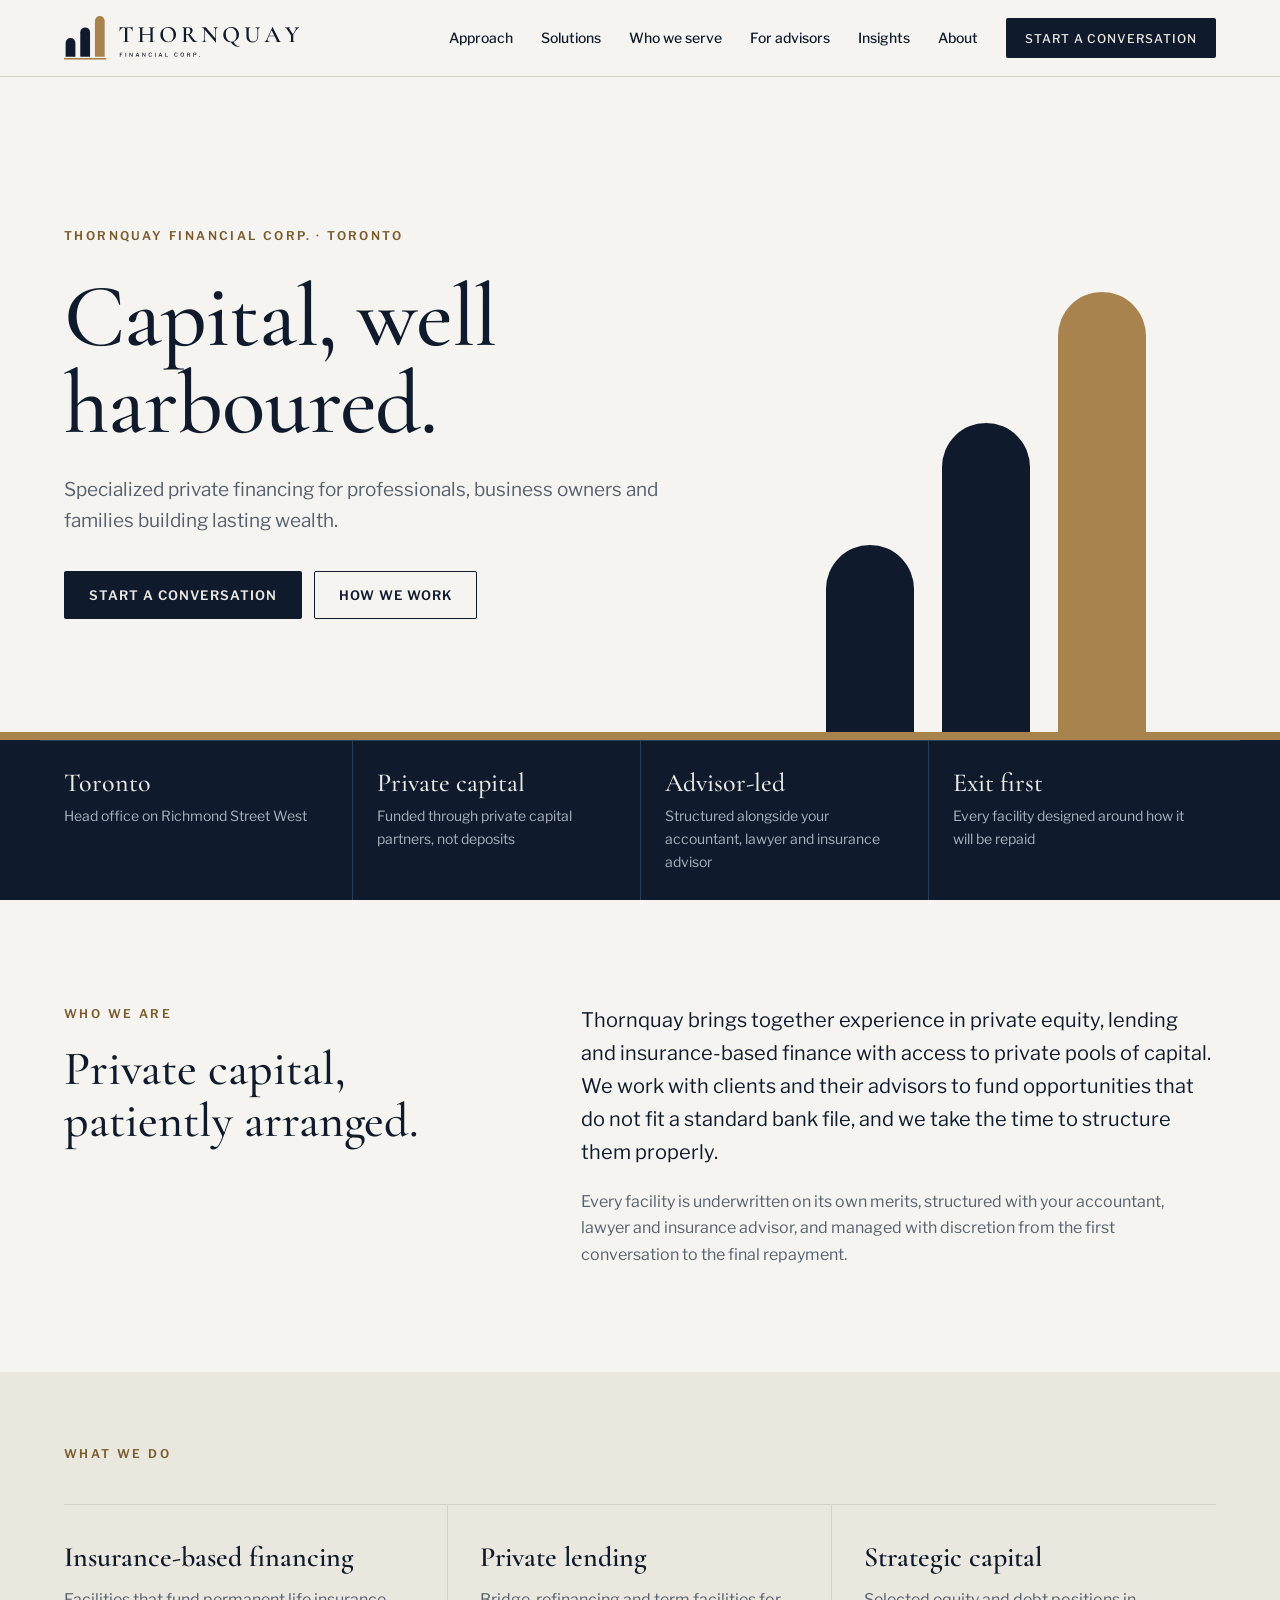
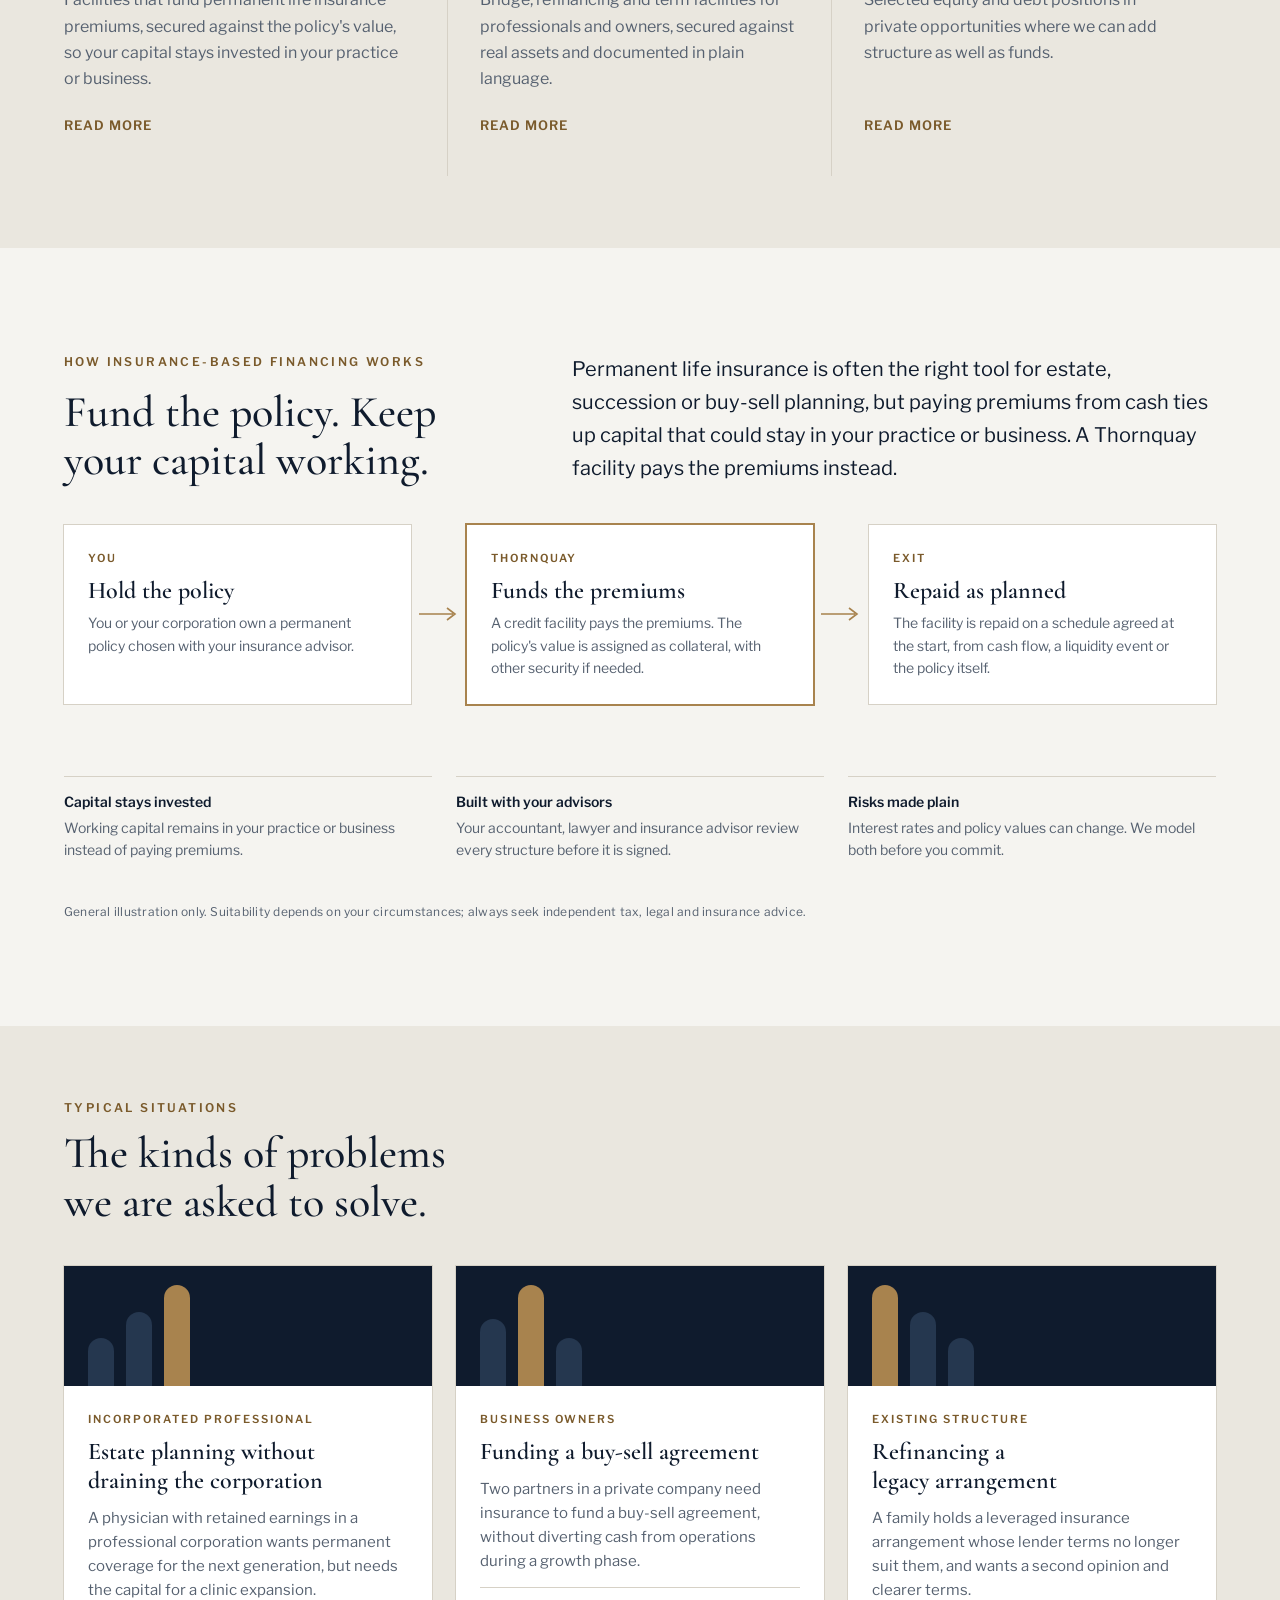
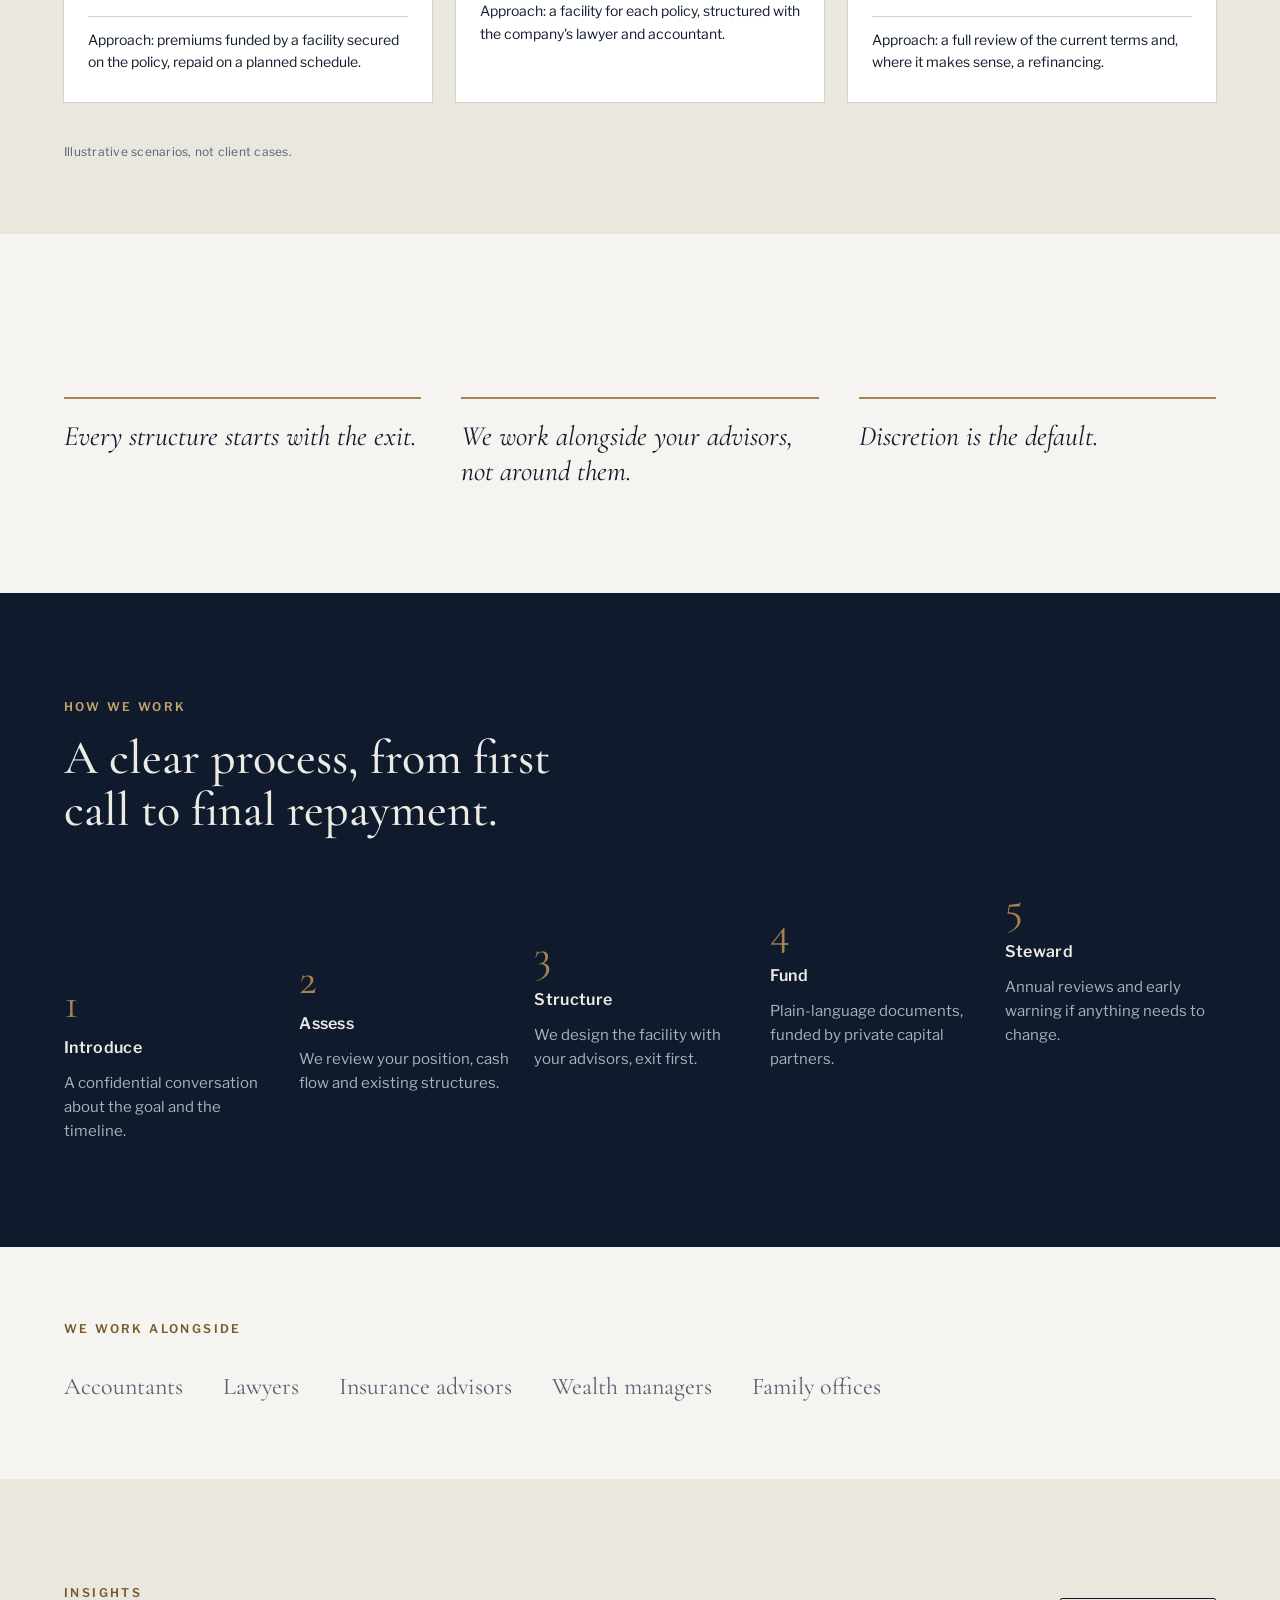
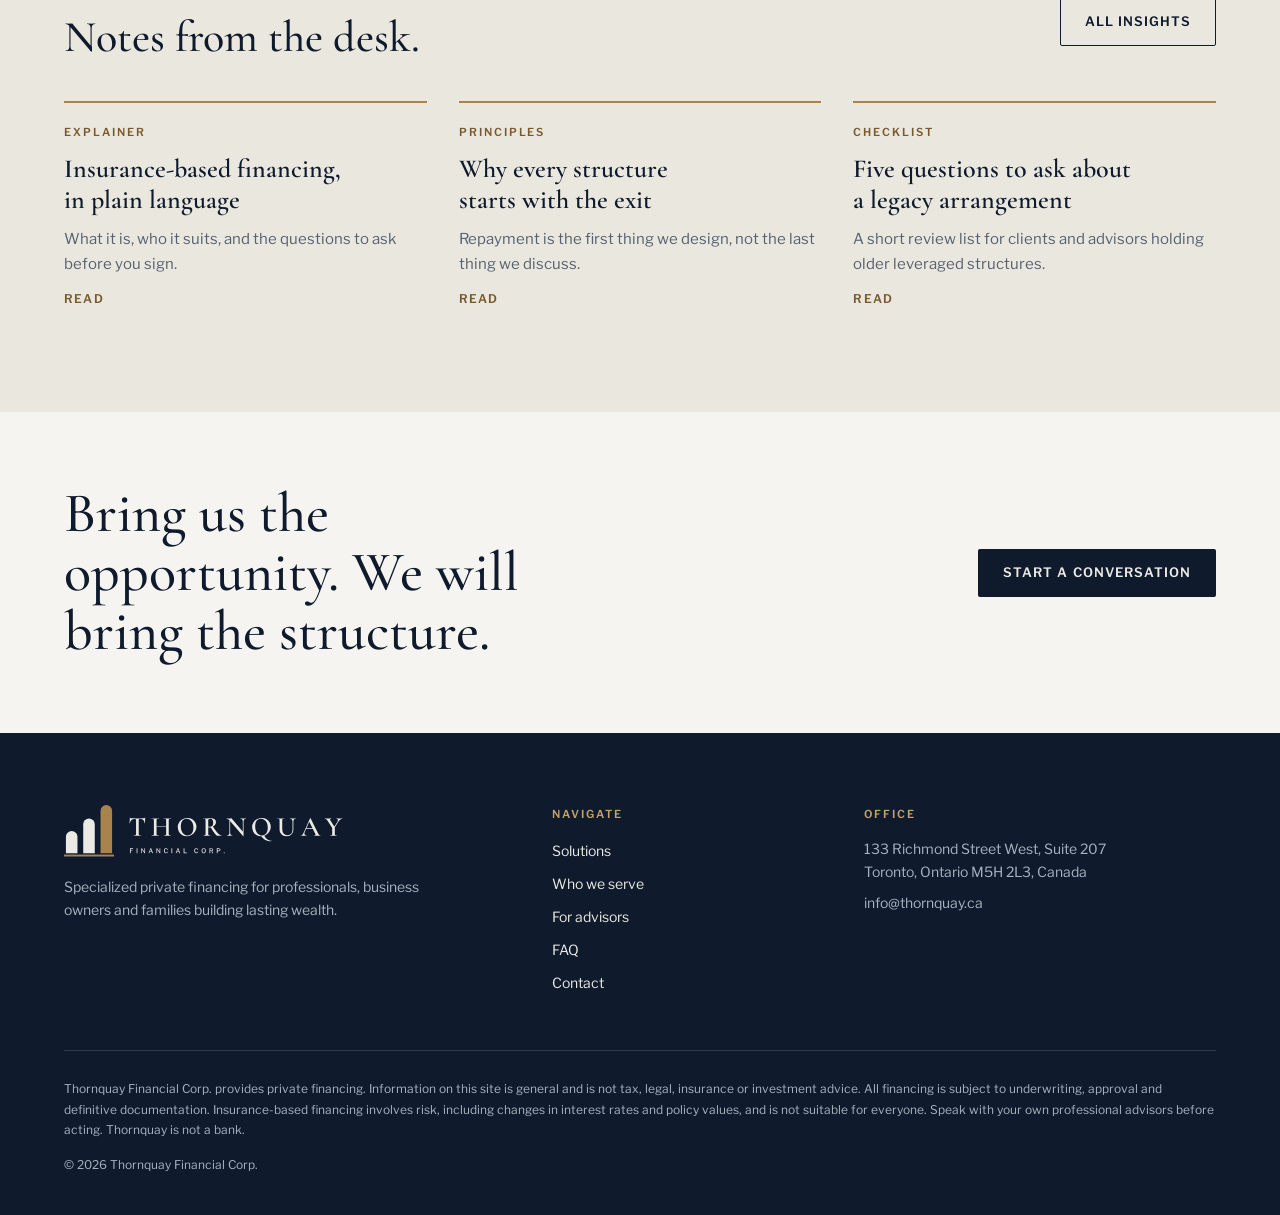
<file: index.html>
<!doctype html>
<html lang="en-CA">
<head>
<meta charset="utf-8">
<meta name="viewport" content="width=device-width, initial-scale=1, viewport-fit=cover">
<title>Thornquay Financial Corp. | Capital, well harboured.</title>
<meta name="description" content="Specialized private financing for professionals, business owners and families building lasting wealth. Toronto.">
<link rel="canonical" href="https://thornquay.ca/">
<meta property="og:type" content="website">
<meta property="og:site_name" content="Thornquay Financial Corp.">
<meta property="og:title" content="Thornquay Financial Corp. | Capital, well harboured.">
<meta property="og:description" content="Specialized private financing for professionals, business owners and families building lasting wealth. Toronto.">
<meta property="og:url" content="https://thornquay.ca/">
<meta property="og:image" content="https://thornquay.ca/assets/img/og-image.png">
<meta name="twitter:card" content="summary_large_image">
<meta name="theme-color" content="#0F1B2D">
<link rel="icon" href="assets/img/favicon.svg" type="image/svg+xml">
<link rel="icon" href="assets/img/favicon-32.png" sizes="32x32" type="image/png">
<link rel="apple-touch-icon" href="assets/img/apple-touch-icon.png">
<link rel="preconnect" href="https://fonts.googleapis.com">
<link rel="preconnect" href="https://fonts.gstatic.com" crossorigin>
<link rel="stylesheet" href="https://fonts.googleapis.com/css2?family=Cormorant+Garamond:ital,wght@0,500;0,600;1,500&family=Libre+Franklin:wght@400;500;600&display=swap">
<link rel="stylesheet" href="assets/site.css">
</head>
<body>
<header class="site">
  <div class="wrap bar">
    <a class="brand" href="index.html" aria-label="Thornquay Financial Corp. home"><img class="logo" src="assets/img/thornquay-logo-light.svg" alt="Thornquay Financial Corp." width="240" height="48"></a>
    <button class="menu-btn" id="menuBtn" type="button" aria-expanded="false" aria-controls="mainNav">Menu</button>
    <nav class="main" id="mainNav" aria-label="Main">
      <a href="approach.html">Approach</a>
      <a href="solutions.html">Solutions</a>
      <a href="who-we-serve.html">Who we serve</a>
      <a href="advisors.html">For advisors</a>
      <a href="insights.html">Insights</a>
      <a href="about.html">About</a>
      <a class="btn btn-primary" href="contact.html">Start a conversation</a>
    </nav>
  </div>
</header>

<main>
  <div class="hero-screen">
  <section class="hero">
    <div class="wrap hero-grid">
      <div class="stack">
        <div class="eyebrow">Thornquay Financial Corp. · Toronto</div>
        <h1>Capital, well<br>harboured.</h1>
        <p class="lead">Specialized private financing for professionals, business owners and families building lasting wealth.</p>
        <div class="ctas">
          <a class="btn btn-primary" href="contact.html">Start a conversation</a>
          <a class="btn btn-ghost" href="approach.html">How we work</a>
        </div>
      </div>
      <div aria-hidden="true">
        <div class="arches"><div class="arch a1"></div><div class="arch a2"></div><div class="arch a3"></div></div>
      </div>
    </div>
    <div class="waterline"></div>
  </section>

  <section class="band-dark">
    <div class="wrap facts">
      <div class="fact"><b>Toronto</b><span>Head office on Richmond Street West</span></div>
      <div class="fact"><b>Private capital</b><span>Funded through private capital partners, not deposits</span></div>
      <div class="fact"><b>Advisor-led</b><span>Structured alongside your accountant, lawyer and insurance advisor</span></div>
      <div class="fact"><b>Exit first</b><span>Every facility designed around how it will be repaid</span></div>
    </div>
  </section>
  </div>

  <section class="section">
    <div class="wrap split">
      <div class="stack"><div class="eyebrow">Who we are</div><h2>Private capital, patiently arranged.</h2></div>
      <div class="stack">
        <p class="big-p">Thornquay brings together experience in private equity, lending and insurance-based finance with access to private pools of capital. We work with clients and their advisors to fund opportunities that do not fit a standard bank file, and we take the time to structure them properly.</p>
        <p class="muted">Every facility is underwritten on its own merits, structured with your accountant, lawyer and insurance advisor, and managed with discretion from the first conversation to the final repayment.</p>
      </div>
    </div>
  </section>

  <section class="section tight band-stone">
    <div class="wrap stack" style="gap:40px">
      <div class="eyebrow">What we do</div>
      <div class="offer-grid">
        <div class="offer"><h3>Insurance-based financing</h3><p>Facilities that fund permanent life insurance premiums, secured against the policy's value, so your capital stays invested in your practice or business.</p><a href="solutions.html">Read more</a></div>
        <div class="offer"><h3>Private lending</h3><p>Bridge, refinancing and term facilities for professionals and owners, secured against real assets and documented in plain language.</p><a href="solutions.html">Read more</a></div>
        <div class="offer"><h3>Strategic capital</h3><p>Selected equity and debt positions in private opportunities where we can add structure as well as funds.</p><a href="solutions.html">Read more</a></div>
      </div>
    </div>
  </section>

  <section class="section">
    <div class="wrap stack" style="gap:40px">
      <div class="split" style="gap:48px">
        <div class="stack" style="gap:16px"><div class="eyebrow">How insurance-based financing works</div><h2 style="font-size:clamp(32px,3.6vw,44px);line-height:1.1">Fund the policy. Keep your capital working.</h2></div>
        <p class="big-p" style="align-self:end">Permanent life insurance is often the right tool for estate, succession or buy-sell planning, but paying premiums from cash ties up capital that could stay in your practice or business. A Thornquay facility pays the premiums instead.</p>
      </div>
      <div class="flow" role="img" aria-label="Diagram: you hold the policy, Thornquay funds the premiums, the policy secures the facility, and the facility is repaid at a planned exit.">
        <div class="node"><span class="tag">You</span><h3>Hold the policy</h3><p>You or your corporation own a permanent policy chosen with your insurance advisor.</p></div>
        <div class="arrow" aria-hidden="true"><svg viewBox="0 0 40 16"><path d="M0 8 H34 M28 2 L36 8 L28 14" fill="none" stroke="currentColor" stroke-width="1.6"/></svg></div>
        <div class="node brass"><span class="tag">Thornquay</span><h3>Funds the premiums</h3><p>A credit facility pays the premiums. The policy's value is assigned as collateral, with other security if needed.</p></div>
        <div class="arrow" aria-hidden="true"><svg viewBox="0 0 40 16"><path d="M0 8 H34 M28 2 L36 8 L28 14" fill="none" stroke="currentColor" stroke-width="1.6"/></svg></div>
        <div class="node"><span class="tag">Exit</span><h3>Repaid as planned</h3><p>The facility is repaid on a schedule agreed at the start, from cash flow, a liquidity event or the policy itself.</p></div>
      </div>
      <div class="flow-foot">
        <div><b>Capital stays invested</b>Working capital remains in your practice or business instead of paying premiums.</div>
        <div><b>Built with your advisors</b>Your accountant, lawyer and insurance advisor review every structure before it is signed.</div>
        <div><b>Risks made plain</b>Interest rates and policy values can change. We model both before you commit.</div>
      </div>
      <p class="illus">General illustration only. Suitability depends on your circumstances; always seek independent tax, legal and insurance advice.</p>
    </div>
  </section>

  <section class="section tight band-stone">
    <div class="wrap stack" style="gap:40px">
      <div class="stack" style="gap:12px"><div class="eyebrow">Typical situations</div><h2 style="font-size:clamp(32px,3.6vw,44px);line-height:1.1;max-width:24ch">The kinds of problems we are asked to solve.</h2></div>
      <div class="scen-grid">
        <div class="scen"><div class="scen-top" aria-hidden="true"><i style="left:24px;height:40%"></i><i style="left:62px;height:62%"></i><i class="b" style="left:100px;height:84%"></i></div><div class="scen-body"><span class="tag">Incorporated professional</span><h3>Estate planning without draining the corporation</h3><p>A physician with retained earnings in a professional corporation wants permanent coverage for the next generation, but needs the capital for a clinic expansion.</p><p class="out">Approach: premiums funded by a facility secured on the policy, repaid on a planned schedule.</p></div></div>
        <div class="scen"><div class="scen-top" aria-hidden="true"><i style="left:24px;height:56%"></i><i class="b" style="left:62px;height:84%"></i><i style="left:100px;height:40%"></i></div><div class="scen-body"><span class="tag">Business owners</span><h3>Funding a buy-sell agreement</h3><p>Two partners in a private company need insurance to fund a buy-sell agreement, without diverting cash from operations during a growth phase.</p><p class="out">Approach: a facility for each policy, structured with the company's lawyer and accountant.</p></div></div>
        <div class="scen"><div class="scen-top" aria-hidden="true"><i class="b" style="left:24px;height:84%"></i><i style="left:62px;height:62%"></i><i style="left:100px;height:40%"></i></div><div class="scen-body"><span class="tag">Existing structure</span><h3>Refinancing a legacy arrangement</h3><p>A family holds a leveraged insurance arrangement whose lender terms no longer suit them, and wants a second opinion and clearer terms.</p><p class="out">Approach: a full review of the current terms and, where it makes sense, a refinancing.</p></div></div>
      </div>
      <p class="illus">Illustrative scenarios, not client cases.</p>
    </div>
  </section>

  <section class="section">
    <div class="wrap stack" style="gap:40px">
      <div class="eyebrow">Principles</div>
      <div class="principles">
        <p class="principle">Every structure starts with the exit.</p>
        <p class="principle">We work alongside your advisors, not around them.</p>
        <p class="principle">Discretion is the default.</p>
      </div>
    </div>
  </section>

  <section class="section band-dark">
    <div class="wrap stack" style="gap:48px">
      <div class="stack" style="gap:16px"><div class="eyebrow">How we work</div><h2 style="font-size:clamp(34px,4vw,48px);line-height:1.08;max-width:22ch">A clear process, from first call to final repayment.</h2></div>
      <ol class="steps steps-rise" style="list-style:none;margin:0;padding:0">
        <li class="step"><span class="n">1</span><h3>Introduce</h3><p>A confidential conversation about the goal and the timeline.</p></li>
        <li class="step"><span class="n">2</span><h3>Assess</h3><p>We review your position, cash flow and existing structures.</p></li>
        <li class="step"><span class="n">3</span><h3>Structure</h3><p>We design the facility with your advisors, exit first.</p></li>
        <li class="step"><span class="n">4</span><h3>Fund</h3><p>Plain-language documents, funded by private capital partners.</p></li>
        <li class="step"><span class="n">5</span><h3>Steward</h3><p>Annual reviews and early warning if anything needs to change.</p></li>
      </ol>
    </div>
  </section>

  <section class="section tight">
    <div class="wrap stack" style="gap:28px">
      <div class="eyebrow">We work alongside</div>
      <div class="partners"><span>Accountants</span><span>Lawyers</span><span>Insurance advisors</span><span>Wealth managers</span><span>Family offices</span></div>
    </div>
  </section>

  <section class="section band-stone">
    <div class="wrap stack" style="gap:40px">
      <div class="closing"><div class="stack" style="gap:12px"><div class="eyebrow">Insights</div><h2 style="font-size:clamp(32px,3.6vw,44px)">Notes from the desk.</h2></div><a class="btn btn-ghost" href="insights.html">All insights</a></div>
      <div class="ins-grid">
        <a class="ins" href="insights-insurance-based-financing.html"><span class="tag">Explainer</span><h3>Insurance-based financing, in plain language</h3><p>What it is, who it suits, and the questions to ask before you sign.</p><span class="more">Read</span></a>
        <a class="ins" href="insights-exit-first.html"><span class="tag">Principles</span><h3>Why every structure starts with the exit</h3><p>Repayment is the first thing we design, not the last thing we discuss.</p><span class="more">Read</span></a>
        <a class="ins" href="insights-legacy-arrangements.html"><span class="tag">Checklist</span><h3>Five questions to ask about a legacy arrangement</h3><p>A short review list for clients and advisors holding older leveraged structures.</p><span class="more">Read</span></a>
      </div>
    </div>
  </section>

  <section class="section tight">
    <div class="wrap closing">
      <h2>Bring us the opportunity. We will bring the structure.</h2>
      <a class="btn btn-primary" href="contact.html">Start a conversation</a>
    </div>
  </section>
</main>

<footer class="site">
  <div class="wrap">
    <div class="foot-grid">
      <div class="stack" style="gap:18px"><a href="index.html" aria-label="Thornquay Financial Corp. home" style="line-height:0"><img class="logo" src="assets/img/thornquay-logo-dark.svg" alt="Thornquay Financial Corp." width="260" height="52"></a><p style="max-width:40ch">Specialized private financing for professionals, business owners and families building lasting wealth.</p></div>
      <nav class="foot-nav" aria-label="Footer"><div class="foot-h">Navigate</div><a href="solutions.html">Solutions</a><a href="who-we-serve.html">Who we serve</a><a href="advisors.html">For advisors</a><a href="faq.html">FAQ</a><a href="contact.html">Contact</a></nav>
      <div class="stack" style="gap:8px"><div class="foot-h">Office</div><p>133 Richmond Street West, Suite 207<br>Toronto, Ontario M5H 2L3, Canada</p><p>info@thornquay.ca</p></div>
    </div>
    <div class="legal">
      <p>Thornquay Financial Corp. provides private financing. Information on this site is general and is not tax, legal, insurance or investment advice. All financing is subject to underwriting, approval and definitive documentation. Insurance-based financing involves risk, including changes in interest rates and policy values, and is not suitable for everyone. Speak with your own professional advisors before acting. Thornquay is not a bank.</p>
      <p>© 2026 Thornquay Financial Corp.</p>
    </div>
  </div>
</footer>
<script src="assets/site.js"></script>
</body>
</html>
</file>
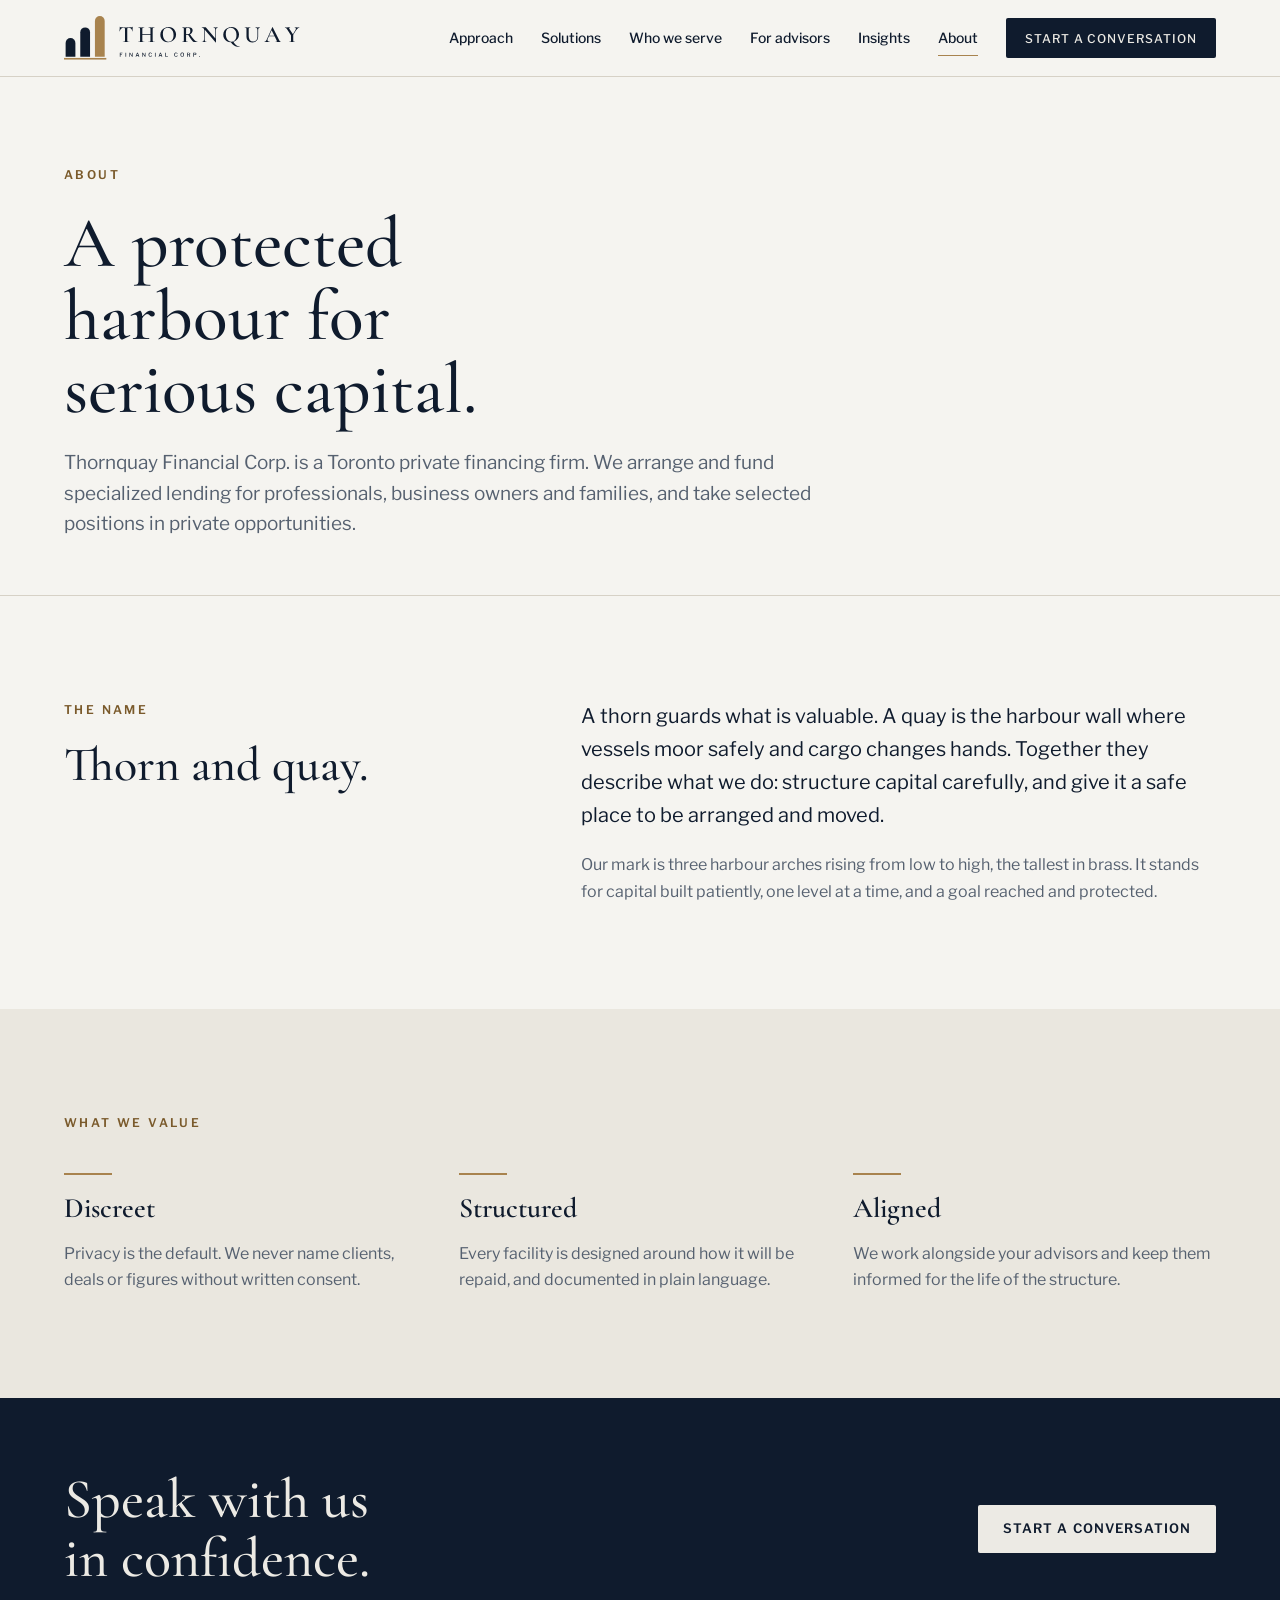
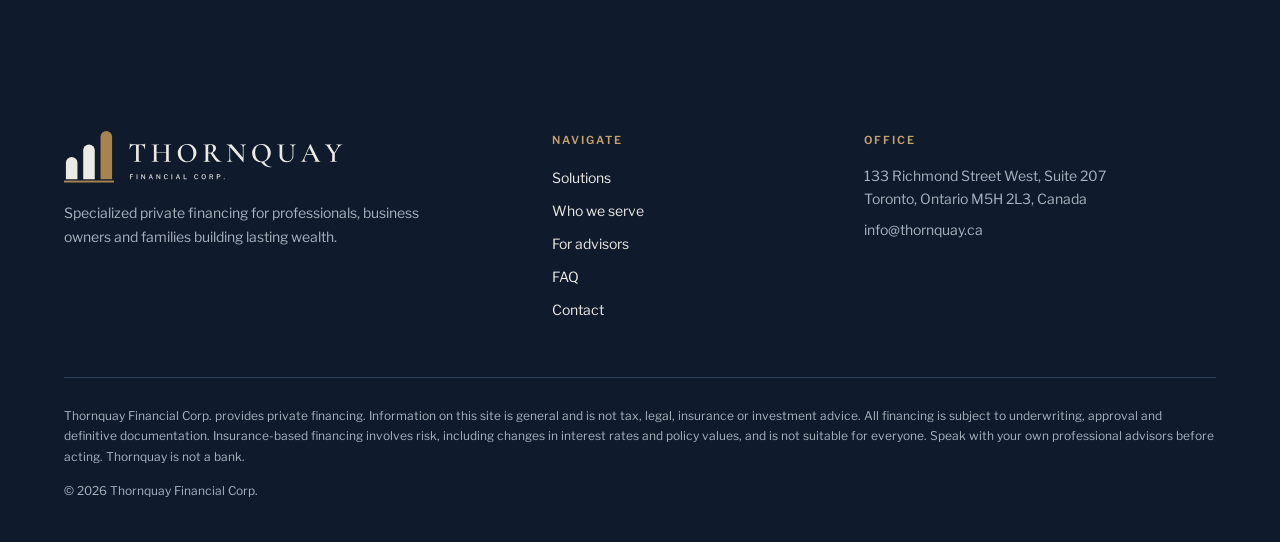
<file: about.html>
<!doctype html>
<html lang="en-CA">
<head>
<meta charset="utf-8">
<meta name="viewport" content="width=device-width, initial-scale=1, viewport-fit=cover">
<title>About | Thornquay Financial Corp.</title>
<meta name="description" content="A protected harbour for serious capital.">
<link rel="canonical" href="https://thornquay.ca/about.html">
<meta property="og:type" content="website">
<meta property="og:site_name" content="Thornquay Financial Corp.">
<meta property="og:title" content="About | Thornquay Financial Corp.">
<meta property="og:description" content="A protected harbour for serious capital.">
<meta property="og:url" content="https://thornquay.ca/about.html">
<meta property="og:image" content="https://thornquay.ca/assets/img/og-image.png">
<meta name="twitter:card" content="summary_large_image">
<meta name="theme-color" content="#0F1B2D">
<link rel="icon" href="assets/img/favicon.svg" type="image/svg+xml">
<link rel="icon" href="assets/img/favicon-32.png" sizes="32x32" type="image/png">
<link rel="apple-touch-icon" href="assets/img/apple-touch-icon.png">
<link rel="preconnect" href="https://fonts.googleapis.com">
<link rel="preconnect" href="https://fonts.gstatic.com" crossorigin>
<link rel="stylesheet" href="https://fonts.googleapis.com/css2?family=Cormorant+Garamond:ital,wght@0,500;0,600;1,500&family=Libre+Franklin:wght@400;500;600&display=swap">
<link rel="stylesheet" href="assets/site.css">
</head>
<body>
<header class="site">
  <div class="wrap bar">
    <a class="brand" href="index.html" aria-label="Thornquay Financial Corp. home"><img class="logo" src="assets/img/thornquay-logo-light.svg" alt="Thornquay Financial Corp." width="240" height="48"></a>
    <button class="menu-btn" id="menuBtn" type="button" aria-expanded="false" aria-controls="mainNav">Menu</button>
    <nav class="main" id="mainNav" aria-label="Main">
      <a href="approach.html">Approach</a>
      <a href="solutions.html">Solutions</a>
      <a href="who-we-serve.html">Who we serve</a>
      <a href="advisors.html">For advisors</a>
      <a href="insights.html">Insights</a>
      <a href="about.html" aria-current="page">About</a>
      <a class="btn btn-primary" href="contact.html">Start a conversation</a>
    </nav>
  </div>
</header>

<main>
  <section class="page-head"><div class="wrap stack"><div class="eyebrow">About</div><h1>A protected harbour for serious capital.</h1><p class="lead">Thornquay Financial Corp. is a Toronto private financing firm. We arrange and fund specialized lending for professionals, business owners and families, and take selected positions in private opportunities.</p></div></section>
  <section class="section"><div class="wrap split">
    <div class="stack"><div class="eyebrow">The name</div><h2>Thorn and quay.</h2></div>
    <div class="stack">
      <p class="big-p">A thorn guards what is valuable. A quay is the harbour wall where vessels moor safely and cargo changes hands. Together they describe what we do: structure capital carefully, and give it a safe place to be arranged and moved.</p>
      <p class="muted">Our mark is three harbour arches rising from low to high, the tallest in brass. It stands for capital built patiently, one level at a time, and a goal reached and protected.</p>
    </div>
  </div></section>
  <section class="section band-stone"><div class="wrap stack" style="gap:40px">
    <div class="eyebrow">What we value</div>
    <div class="values">
      <div class="value"><div class="rule"></div><h3>Discreet</h3><p>Privacy is the default. We never name clients, deals or figures without written consent.</p></div>
      <div class="value"><div class="rule"></div><h3>Structured</h3><p>Every facility is designed around how it will be repaid, and documented in plain language.</p></div>
      <div class="value"><div class="rule"></div><h3>Aligned</h3><p>We work alongside your advisors and keep them informed for the life of the structure.</p></div>
    </div>
  </div></section>
  <section class="section tight band-dark"><div class="wrap closing"><h2>Speak with us in confidence.</h2><a class="btn btn-light" href="contact.html">Start a conversation</a></div></section>
</main>

<footer class="site">
  <div class="wrap">
    <div class="foot-grid">
      <div class="stack" style="gap:18px"><a href="index.html" aria-label="Thornquay Financial Corp. home" style="line-height:0"><img class="logo" src="assets/img/thornquay-logo-dark.svg" alt="Thornquay Financial Corp." width="260" height="52"></a><p style="max-width:40ch">Specialized private financing for professionals, business owners and families building lasting wealth.</p></div>
      <nav class="foot-nav" aria-label="Footer"><div class="foot-h">Navigate</div><a href="solutions.html">Solutions</a><a href="who-we-serve.html">Who we serve</a><a href="advisors.html">For advisors</a><a href="faq.html">FAQ</a><a href="contact.html">Contact</a></nav>
      <div class="stack" style="gap:8px"><div class="foot-h">Office</div><p>133 Richmond Street West, Suite 207<br>Toronto, Ontario M5H 2L3, Canada</p><p>info@thornquay.ca</p></div>
    </div>
    <div class="legal">
      <p>Thornquay Financial Corp. provides private financing. Information on this site is general and is not tax, legal, insurance or investment advice. All financing is subject to underwriting, approval and definitive documentation. Insurance-based financing involves risk, including changes in interest rates and policy values, and is not suitable for everyone. Speak with your own professional advisors before acting. Thornquay is not a bank.</p>
      <p>© 2026 Thornquay Financial Corp.</p>
    </div>
  </div>
</footer>
<script src="assets/site.js"></script>
</body>
</html>
</file>
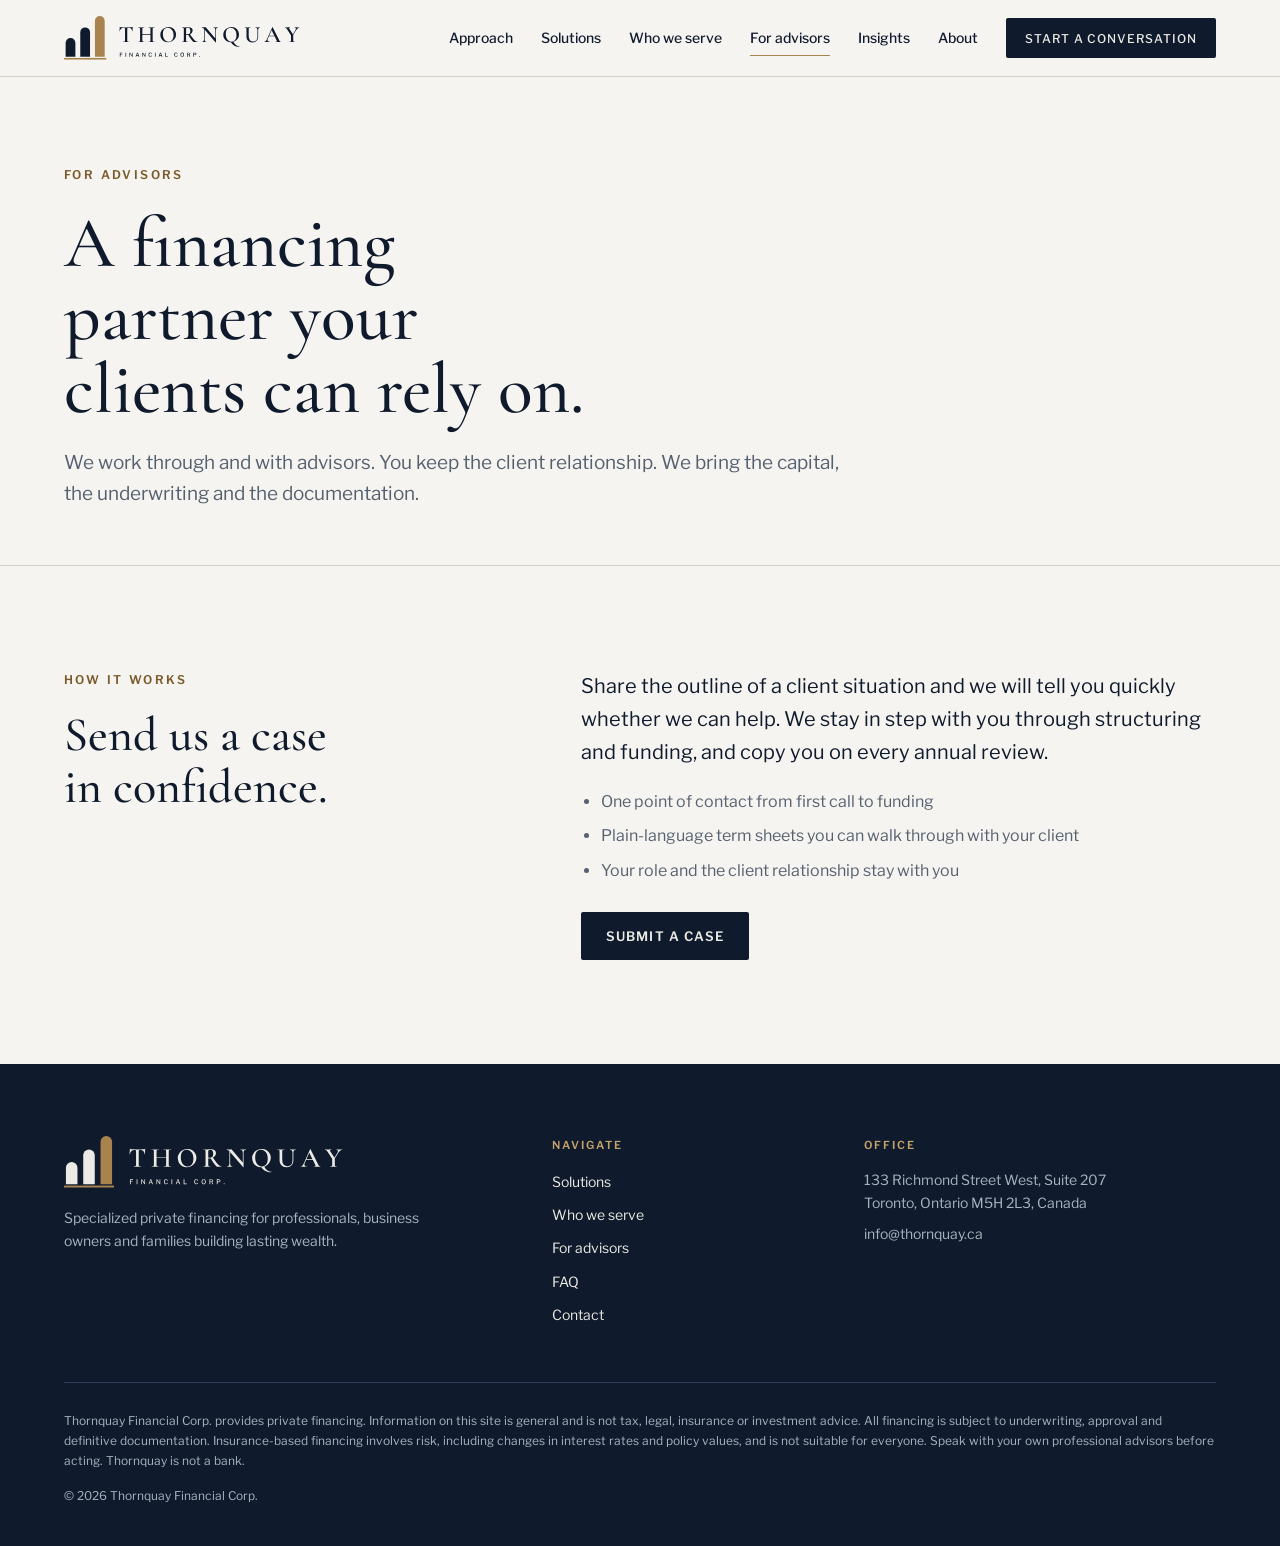
<file: advisors.html>
<!doctype html>
<html lang="en-CA">
<head>
<meta charset="utf-8">
<meta name="viewport" content="width=device-width, initial-scale=1, viewport-fit=cover">
<title>For advisors | Thornquay Financial Corp.</title>
<meta name="description" content="A financing partner your clients can rely on.">
<link rel="canonical" href="https://thornquay.ca/advisors.html">
<meta property="og:type" content="website">
<meta property="og:site_name" content="Thornquay Financial Corp.">
<meta property="og:title" content="For advisors | Thornquay Financial Corp.">
<meta property="og:description" content="A financing partner your clients can rely on.">
<meta property="og:url" content="https://thornquay.ca/advisors.html">
<meta property="og:image" content="https://thornquay.ca/assets/img/og-image.png">
<meta name="twitter:card" content="summary_large_image">
<meta name="theme-color" content="#0F1B2D">
<link rel="icon" href="assets/img/favicon.svg" type="image/svg+xml">
<link rel="icon" href="assets/img/favicon-32.png" sizes="32x32" type="image/png">
<link rel="apple-touch-icon" href="assets/img/apple-touch-icon.png">
<link rel="preconnect" href="https://fonts.googleapis.com">
<link rel="preconnect" href="https://fonts.gstatic.com" crossorigin>
<link rel="stylesheet" href="https://fonts.googleapis.com/css2?family=Cormorant+Garamond:ital,wght@0,500;0,600;1,500&family=Libre+Franklin:wght@400;500;600&display=swap">
<link rel="stylesheet" href="assets/site.css">
</head>
<body>
<header class="site">
  <div class="wrap bar">
    <a class="brand" href="index.html" aria-label="Thornquay Financial Corp. home"><img class="logo" src="assets/img/thornquay-logo-light.svg" alt="Thornquay Financial Corp." width="240" height="48"></a>
    <button class="menu-btn" id="menuBtn" type="button" aria-expanded="false" aria-controls="mainNav">Menu</button>
    <nav class="main" id="mainNav" aria-label="Main">
      <a href="approach.html">Approach</a>
      <a href="solutions.html">Solutions</a>
      <a href="who-we-serve.html">Who we serve</a>
      <a href="advisors.html" aria-current="page">For advisors</a>
      <a href="insights.html">Insights</a>
      <a href="about.html">About</a>
      <a class="btn btn-primary" href="contact.html">Start a conversation</a>
    </nav>
  </div>
</header>

<main>
  <section class="page-head"><div class="wrap stack"><div class="eyebrow">For advisors</div><h1>A financing partner your clients can rely on.</h1><p class="lead">We work through and with advisors. You keep the client relationship. We bring the capital, the underwriting and the documentation.</p></div></section>
  <section class="section"><div class="wrap split">
    <div class="stack"><div class="eyebrow">How it works</div><h2>Send us a case in confidence.</h2></div>
    <div class="stack">
      <p class="big-p">Share the outline of a client situation and we will tell you quickly whether we can help. We stay in step with you through structuring and funding, and copy you on every annual review.</p>
      <ul class="muted" style="margin:0;padding-left:20px;display:grid;gap:8px">
        <li>One point of contact from first call to funding</li>
        <li>Plain-language term sheets you can walk through with your client</li>
        <li>Your role and the client relationship stay with you</li>
      </ul>
      <div class="ctas"><a class="btn btn-primary" href="contact.html">Submit a case</a></div>
    </div>
  </div></section>
</main>

<footer class="site">
  <div class="wrap">
    <div class="foot-grid">
      <div class="stack" style="gap:18px"><a href="index.html" aria-label="Thornquay Financial Corp. home" style="line-height:0"><img class="logo" src="assets/img/thornquay-logo-dark.svg" alt="Thornquay Financial Corp." width="260" height="52"></a><p style="max-width:40ch">Specialized private financing for professionals, business owners and families building lasting wealth.</p></div>
      <nav class="foot-nav" aria-label="Footer"><div class="foot-h">Navigate</div><a href="solutions.html">Solutions</a><a href="who-we-serve.html">Who we serve</a><a href="advisors.html">For advisors</a><a href="faq.html">FAQ</a><a href="contact.html">Contact</a></nav>
      <div class="stack" style="gap:8px"><div class="foot-h">Office</div><p>133 Richmond Street West, Suite 207<br>Toronto, Ontario M5H 2L3, Canada</p><p>info@thornquay.ca</p></div>
    </div>
    <div class="legal">
      <p>Thornquay Financial Corp. provides private financing. Information on this site is general and is not tax, legal, insurance or investment advice. All financing is subject to underwriting, approval and definitive documentation. Insurance-based financing involves risk, including changes in interest rates and policy values, and is not suitable for everyone. Speak with your own professional advisors before acting. Thornquay is not a bank.</p>
      <p>© 2026 Thornquay Financial Corp.</p>
    </div>
  </div>
</footer>
<script src="assets/site.js"></script>
</body>
</html>
</file>
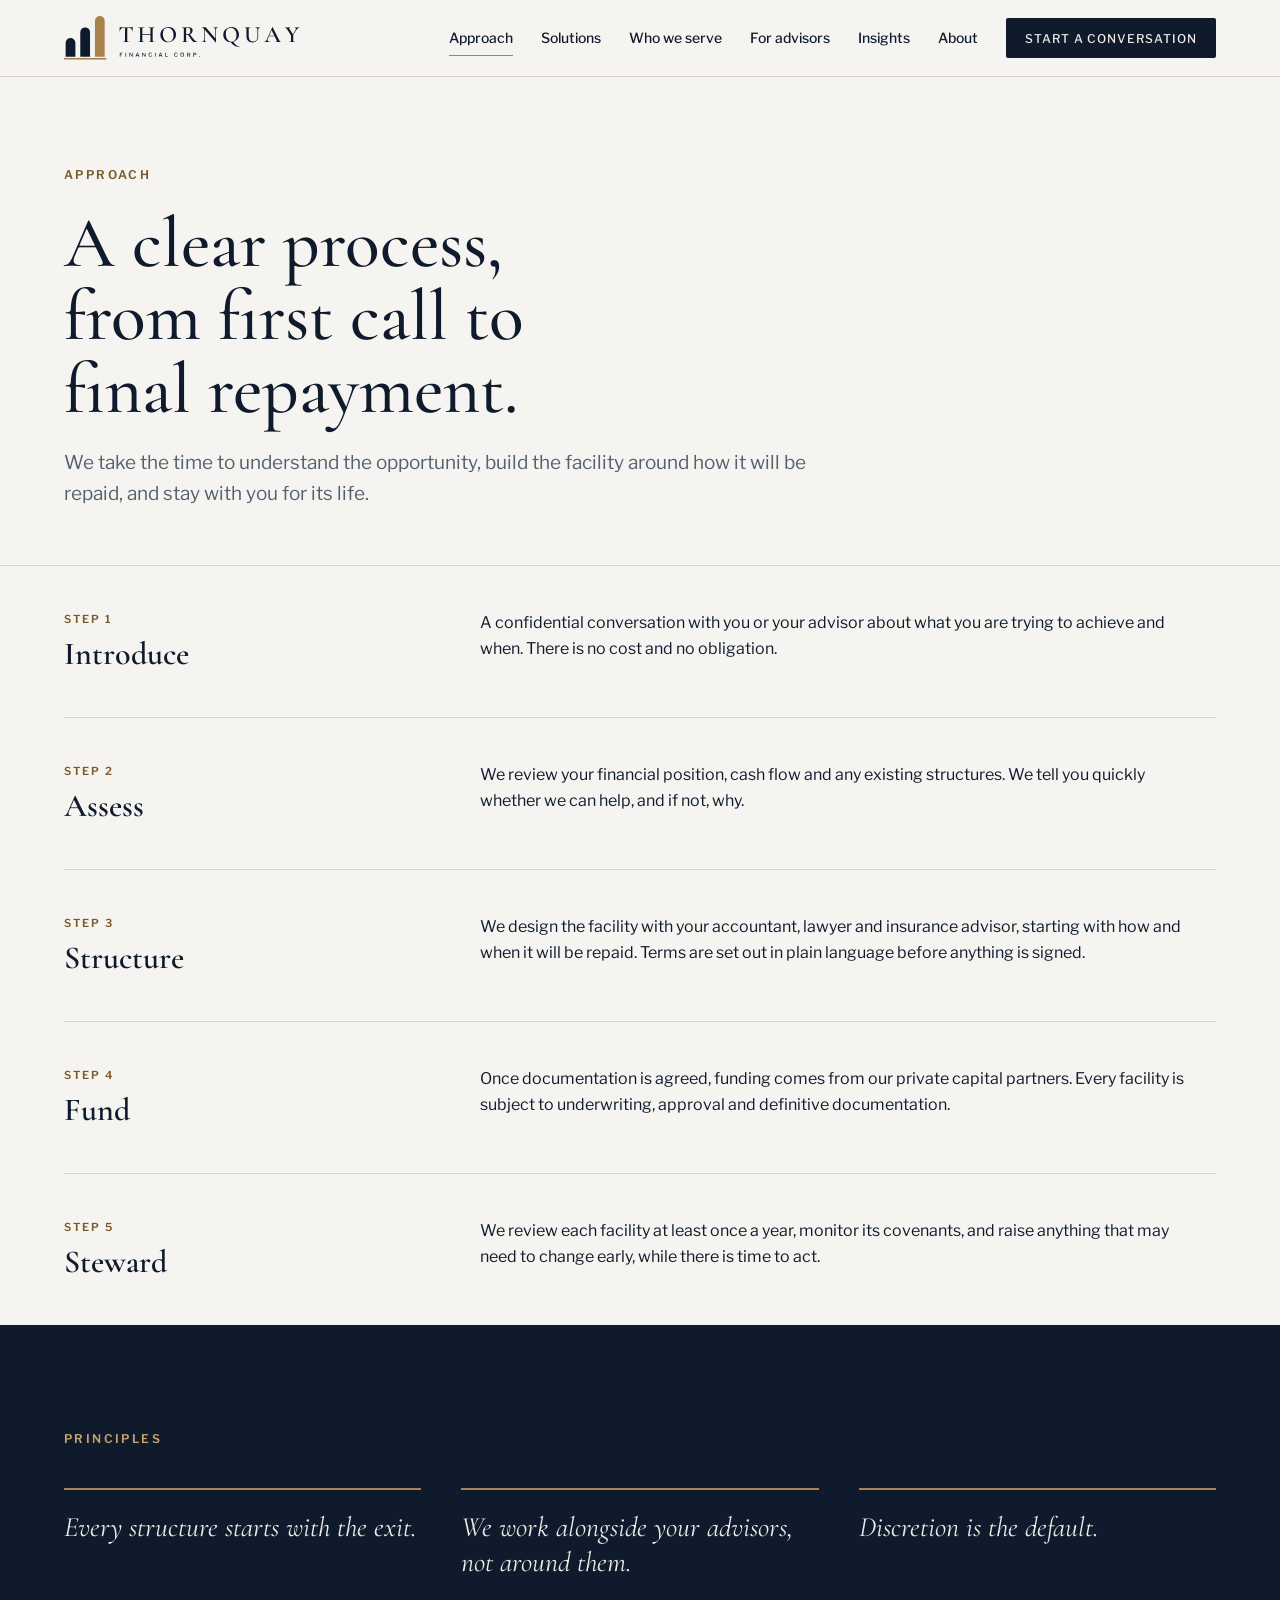
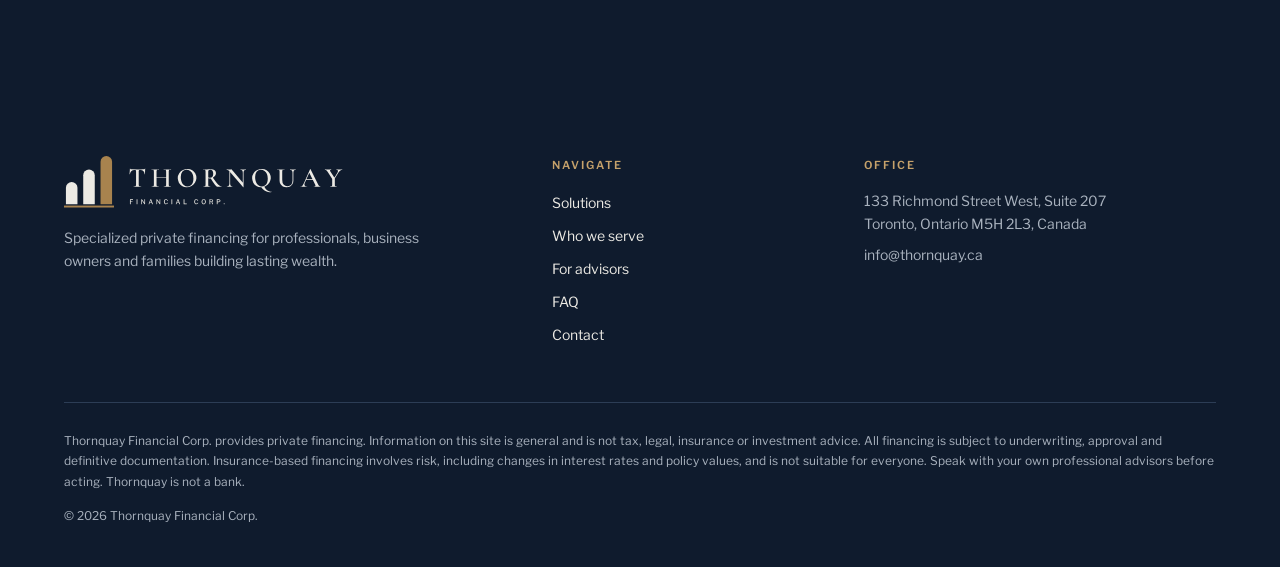
<file: approach.html>
<!doctype html>
<html lang="en-CA">
<head>
<meta charset="utf-8">
<meta name="viewport" content="width=device-width, initial-scale=1, viewport-fit=cover">
<title>Approach | Thornquay Financial Corp.</title>
<meta name="description" content="A clear process, from first call to final repayment.">
<link rel="canonical" href="https://thornquay.ca/approach.html">
<meta property="og:type" content="website">
<meta property="og:site_name" content="Thornquay Financial Corp.">
<meta property="og:title" content="Approach | Thornquay Financial Corp.">
<meta property="og:description" content="A clear process, from first call to final repayment.">
<meta property="og:url" content="https://thornquay.ca/approach.html">
<meta property="og:image" content="https://thornquay.ca/assets/img/og-image.png">
<meta name="twitter:card" content="summary_large_image">
<meta name="theme-color" content="#0F1B2D">
<link rel="icon" href="assets/img/favicon.svg" type="image/svg+xml">
<link rel="icon" href="assets/img/favicon-32.png" sizes="32x32" type="image/png">
<link rel="apple-touch-icon" href="assets/img/apple-touch-icon.png">
<link rel="preconnect" href="https://fonts.googleapis.com">
<link rel="preconnect" href="https://fonts.gstatic.com" crossorigin>
<link rel="stylesheet" href="https://fonts.googleapis.com/css2?family=Cormorant+Garamond:ital,wght@0,500;0,600;1,500&family=Libre+Franklin:wght@400;500;600&display=swap">
<link rel="stylesheet" href="assets/site.css">
</head>
<body>
<header class="site">
  <div class="wrap bar">
    <a class="brand" href="index.html" aria-label="Thornquay Financial Corp. home"><img class="logo" src="assets/img/thornquay-logo-light.svg" alt="Thornquay Financial Corp." width="240" height="48"></a>
    <button class="menu-btn" id="menuBtn" type="button" aria-expanded="false" aria-controls="mainNav">Menu</button>
    <nav class="main" id="mainNav" aria-label="Main">
      <a href="approach.html" aria-current="page">Approach</a>
      <a href="solutions.html">Solutions</a>
      <a href="who-we-serve.html">Who we serve</a>
      <a href="advisors.html">For advisors</a>
      <a href="insights.html">Insights</a>
      <a href="about.html">About</a>
      <a class="btn btn-primary" href="contact.html">Start a conversation</a>
    </nav>
  </div>
</header>

<main>
  <section class="page-head"><div class="wrap stack"><div class="eyebrow">Approach</div><h1>A clear process, from first call to final repayment.</h1><p class="lead">We take the time to understand the opportunity, build the facility around how it will be repaid, and stay with you for its life.</p></div></section>
  <section class="wrap">
    <div class="detail"><div class="stack" style="gap:8px"><span class="tag">Step 1</span><h2>Introduce</h2></div><div class="body"><p>A confidential conversation with you or your advisor about what you are trying to achieve and when. There is no cost and no obligation.</p></div></div>
    <div class="detail"><div class="stack" style="gap:8px"><span class="tag">Step 2</span><h2>Assess</h2></div><div class="body"><p>We review your financial position, cash flow and any existing structures. We tell you quickly whether we can help, and if not, why.</p></div></div>
    <div class="detail"><div class="stack" style="gap:8px"><span class="tag">Step 3</span><h2>Structure</h2></div><div class="body"><p>We design the facility with your accountant, lawyer and insurance advisor, starting with how and when it will be repaid. Terms are set out in plain language before anything is signed.</p></div></div>
    <div class="detail"><div class="stack" style="gap:8px"><span class="tag">Step 4</span><h2>Fund</h2></div><div class="body"><p>Once documentation is agreed, funding comes from our private capital partners. Every facility is subject to underwriting, approval and definitive documentation.</p></div></div>
    <div class="detail" style="border-bottom:none"><div class="stack" style="gap:8px"><span class="tag">Step 5</span><h2>Steward</h2></div><div class="body"><p>We review each facility at least once a year, monitor its covenants, and raise anything that may need to change early, while there is time to act.</p></div></div>
  </section>
  <section class="section band-dark">
    <div class="wrap stack" style="gap:40px">
      <div class="eyebrow">Principles</div>
      <div class="principles">
        <p class="principle" style="color:var(--on-quay)">Every structure starts with the exit.</p>
        <p class="principle" style="color:var(--on-quay)">We work alongside your advisors, not around them.</p>
        <p class="principle" style="color:var(--on-quay)">Discretion is the default.</p>
      </div>
    </div>
  </section>
</main>

<footer class="site">
  <div class="wrap">
    <div class="foot-grid">
      <div class="stack" style="gap:18px"><a href="index.html" aria-label="Thornquay Financial Corp. home" style="line-height:0"><img class="logo" src="assets/img/thornquay-logo-dark.svg" alt="Thornquay Financial Corp." width="260" height="52"></a><p style="max-width:40ch">Specialized private financing for professionals, business owners and families building lasting wealth.</p></div>
      <nav class="foot-nav" aria-label="Footer"><div class="foot-h">Navigate</div><a href="solutions.html">Solutions</a><a href="who-we-serve.html">Who we serve</a><a href="advisors.html">For advisors</a><a href="faq.html">FAQ</a><a href="contact.html">Contact</a></nav>
      <div class="stack" style="gap:8px"><div class="foot-h">Office</div><p>133 Richmond Street West, Suite 207<br>Toronto, Ontario M5H 2L3, Canada</p><p>info@thornquay.ca</p></div>
    </div>
    <div class="legal">
      <p>Thornquay Financial Corp. provides private financing. Information on this site is general and is not tax, legal, insurance or investment advice. All financing is subject to underwriting, approval and definitive documentation. Insurance-based financing involves risk, including changes in interest rates and policy values, and is not suitable for everyone. Speak with your own professional advisors before acting. Thornquay is not a bank.</p>
      <p>© 2026 Thornquay Financial Corp.</p>
    </div>
  </div>
</footer>
<script src="assets/site.js"></script>
</body>
</html>
</file>
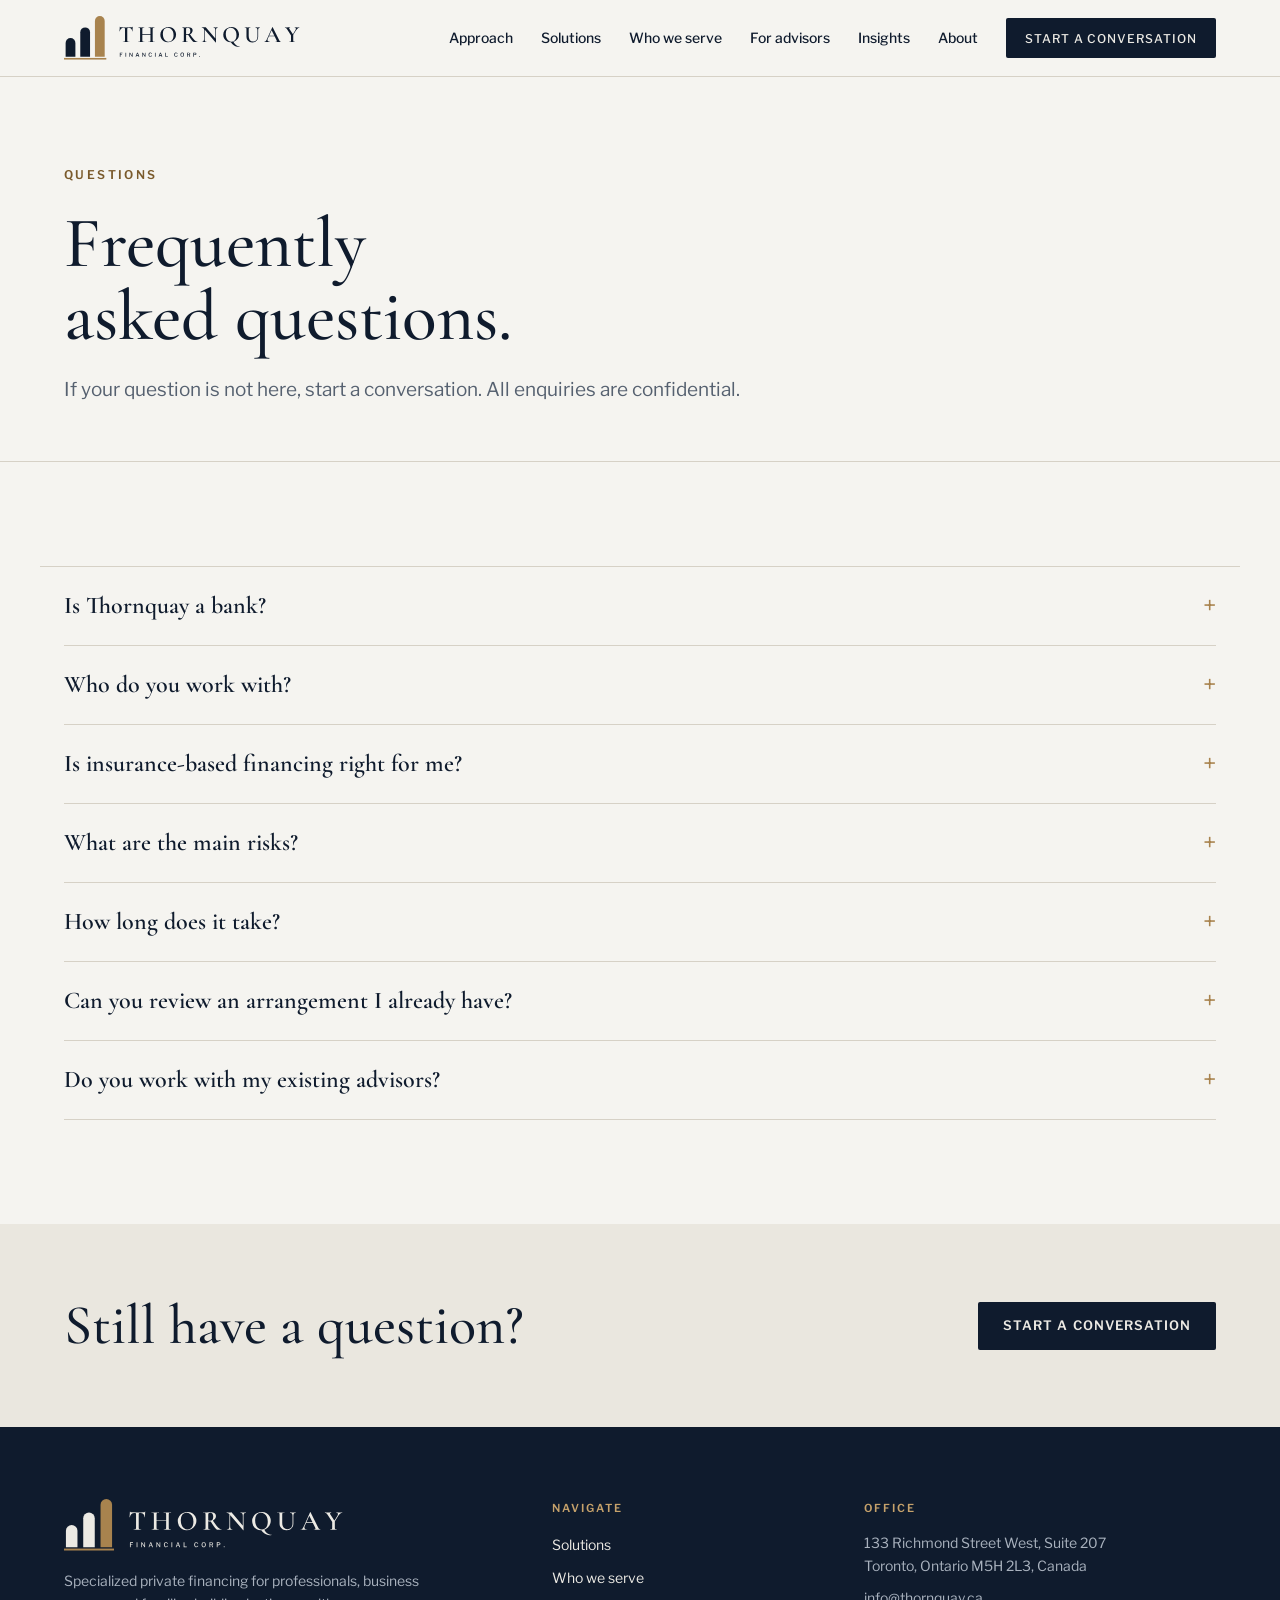
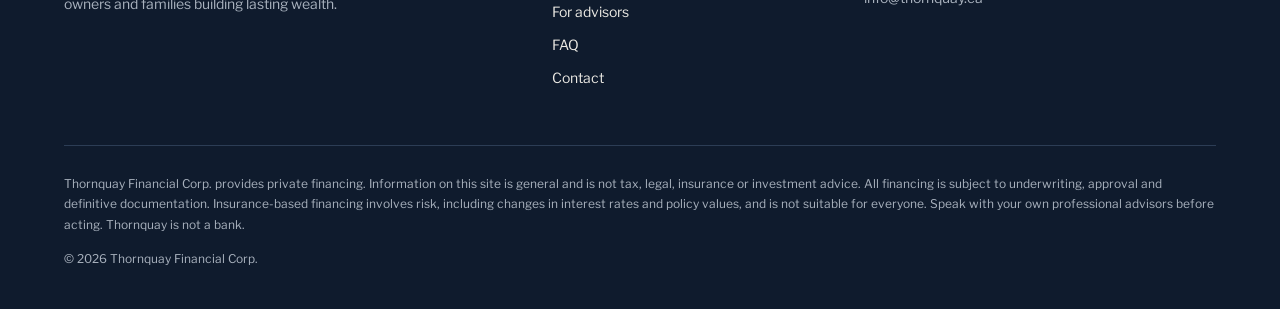
<file: faq.html>
<!doctype html>
<html lang="en-CA">
<head>
<meta charset="utf-8">
<meta name="viewport" content="width=device-width, initial-scale=1, viewport-fit=cover">
<title>Questions | Thornquay Financial Corp.</title>
<meta name="description" content="Frequently asked questions about Thornquay and insurance-based financing.">
<link rel="canonical" href="https://thornquay.ca/faq.html">
<meta property="og:type" content="website">
<meta property="og:site_name" content="Thornquay Financial Corp.">
<meta property="og:title" content="Questions | Thornquay Financial Corp.">
<meta property="og:description" content="Frequently asked questions about Thornquay and insurance-based financing.">
<meta property="og:url" content="https://thornquay.ca/faq.html">
<meta property="og:image" content="https://thornquay.ca/assets/img/og-image.png">
<meta name="twitter:card" content="summary_large_image">
<meta name="theme-color" content="#0F1B2D">
<link rel="icon" href="assets/img/favicon.svg" type="image/svg+xml">
<link rel="icon" href="assets/img/favicon-32.png" sizes="32x32" type="image/png">
<link rel="apple-touch-icon" href="assets/img/apple-touch-icon.png">
<link rel="preconnect" href="https://fonts.googleapis.com">
<link rel="preconnect" href="https://fonts.gstatic.com" crossorigin>
<link rel="stylesheet" href="https://fonts.googleapis.com/css2?family=Cormorant+Garamond:ital,wght@0,500;0,600;1,500&family=Libre+Franklin:wght@400;500;600&display=swap">
<link rel="stylesheet" href="assets/site.css">
</head>
<body>
<header class="site">
  <div class="wrap bar">
    <a class="brand" href="index.html" aria-label="Thornquay Financial Corp. home"><img class="logo" src="assets/img/thornquay-logo-light.svg" alt="Thornquay Financial Corp." width="240" height="48"></a>
    <button class="menu-btn" id="menuBtn" type="button" aria-expanded="false" aria-controls="mainNav">Menu</button>
    <nav class="main" id="mainNav" aria-label="Main">
      <a href="approach.html">Approach</a>
      <a href="solutions.html">Solutions</a>
      <a href="who-we-serve.html">Who we serve</a>
      <a href="advisors.html">For advisors</a>
      <a href="insights.html">Insights</a>
      <a href="about.html">About</a>
      <a class="btn btn-primary" href="contact.html">Start a conversation</a>
    </nav>
  </div>
</header>

<main>
  <section class="page-head"><div class="wrap stack"><div class="eyebrow">Questions</div><h1>Frequently asked questions.</h1><p class="lead">If your question is not here, start a conversation. All enquiries are confidential.</p></div></section>
  <section class="section"><div class="wrap faq">
    <details><summary>Is Thornquay a bank?</summary><div class="a"><p>No. Thornquay Financial Corp. is a private financing firm. We do not take deposits. Facilities are funded through private capital partners.</p></div></details>
    <details><summary>Who do you work with?</summary><div class="a"><p>Incorporated professionals, business owners, families and family offices, usually alongside their accountant, lawyer and insurance advisor. We also work directly with advisors on behalf of their clients.</p></div></details>
    <details><summary>Is insurance-based financing right for me?</summary><div class="a"><p>It depends on your circumstances. It can suit people with a long-term need for permanent coverage and a clear way to repay. It is not suitable for everyone, and we always recommend independent tax, legal and insurance advice before you proceed.</p></div></details>
    <details><summary>What are the main risks?</summary><div class="a"><p>Interest rates can rise, and policy values can grow more slowly than illustrated. Either can increase cost or require additional collateral. We model these before you commit and review them each year.</p></div></details>
    <details><summary>How long does it take?</summary><div class="a"><p>It depends on the structure and the documents involved. We can usually tell you quickly after a first conversation whether we can help, and give you a realistic timeline from there.</p></div></details>
    <details><summary>Can you review an arrangement I already have?</summary><div class="a"><p>Yes. We review existing leveraged insurance arrangements and, where it makes sense, refinance them on clearer or more suitable terms.</p></div></details>
    <details><summary>Do you work with my existing advisors?</summary><div class="a"><p>Always. Your advisors review every structure, and we keep them informed for its life.</p></div></details>
  </div></section>
  <section class="section tight band-stone"><div class="wrap closing"><h2>Still have a question?</h2><a class="btn btn-primary" href="contact.html">Start a conversation</a></div></section>
</main>

<footer class="site">
  <div class="wrap">
    <div class="foot-grid">
      <div class="stack" style="gap:18px"><a href="index.html" aria-label="Thornquay Financial Corp. home" style="line-height:0"><img class="logo" src="assets/img/thornquay-logo-dark.svg" alt="Thornquay Financial Corp." width="260" height="52"></a><p style="max-width:40ch">Specialized private financing for professionals, business owners and families building lasting wealth.</p></div>
      <nav class="foot-nav" aria-label="Footer"><div class="foot-h">Navigate</div><a href="solutions.html">Solutions</a><a href="who-we-serve.html">Who we serve</a><a href="advisors.html">For advisors</a><a href="faq.html">FAQ</a><a href="contact.html">Contact</a></nav>
      <div class="stack" style="gap:8px"><div class="foot-h">Office</div><p>133 Richmond Street West, Suite 207<br>Toronto, Ontario M5H 2L3, Canada</p><p>info@thornquay.ca</p></div>
    </div>
    <div class="legal">
      <p>Thornquay Financial Corp. provides private financing. Information on this site is general and is not tax, legal, insurance or investment advice. All financing is subject to underwriting, approval and definitive documentation. Insurance-based financing involves risk, including changes in interest rates and policy values, and is not suitable for everyone. Speak with your own professional advisors before acting. Thornquay is not a bank.</p>
      <p>© 2026 Thornquay Financial Corp.</p>
    </div>
  </div>
</footer>
<script src="assets/site.js"></script>
</body>
</html>
</file>
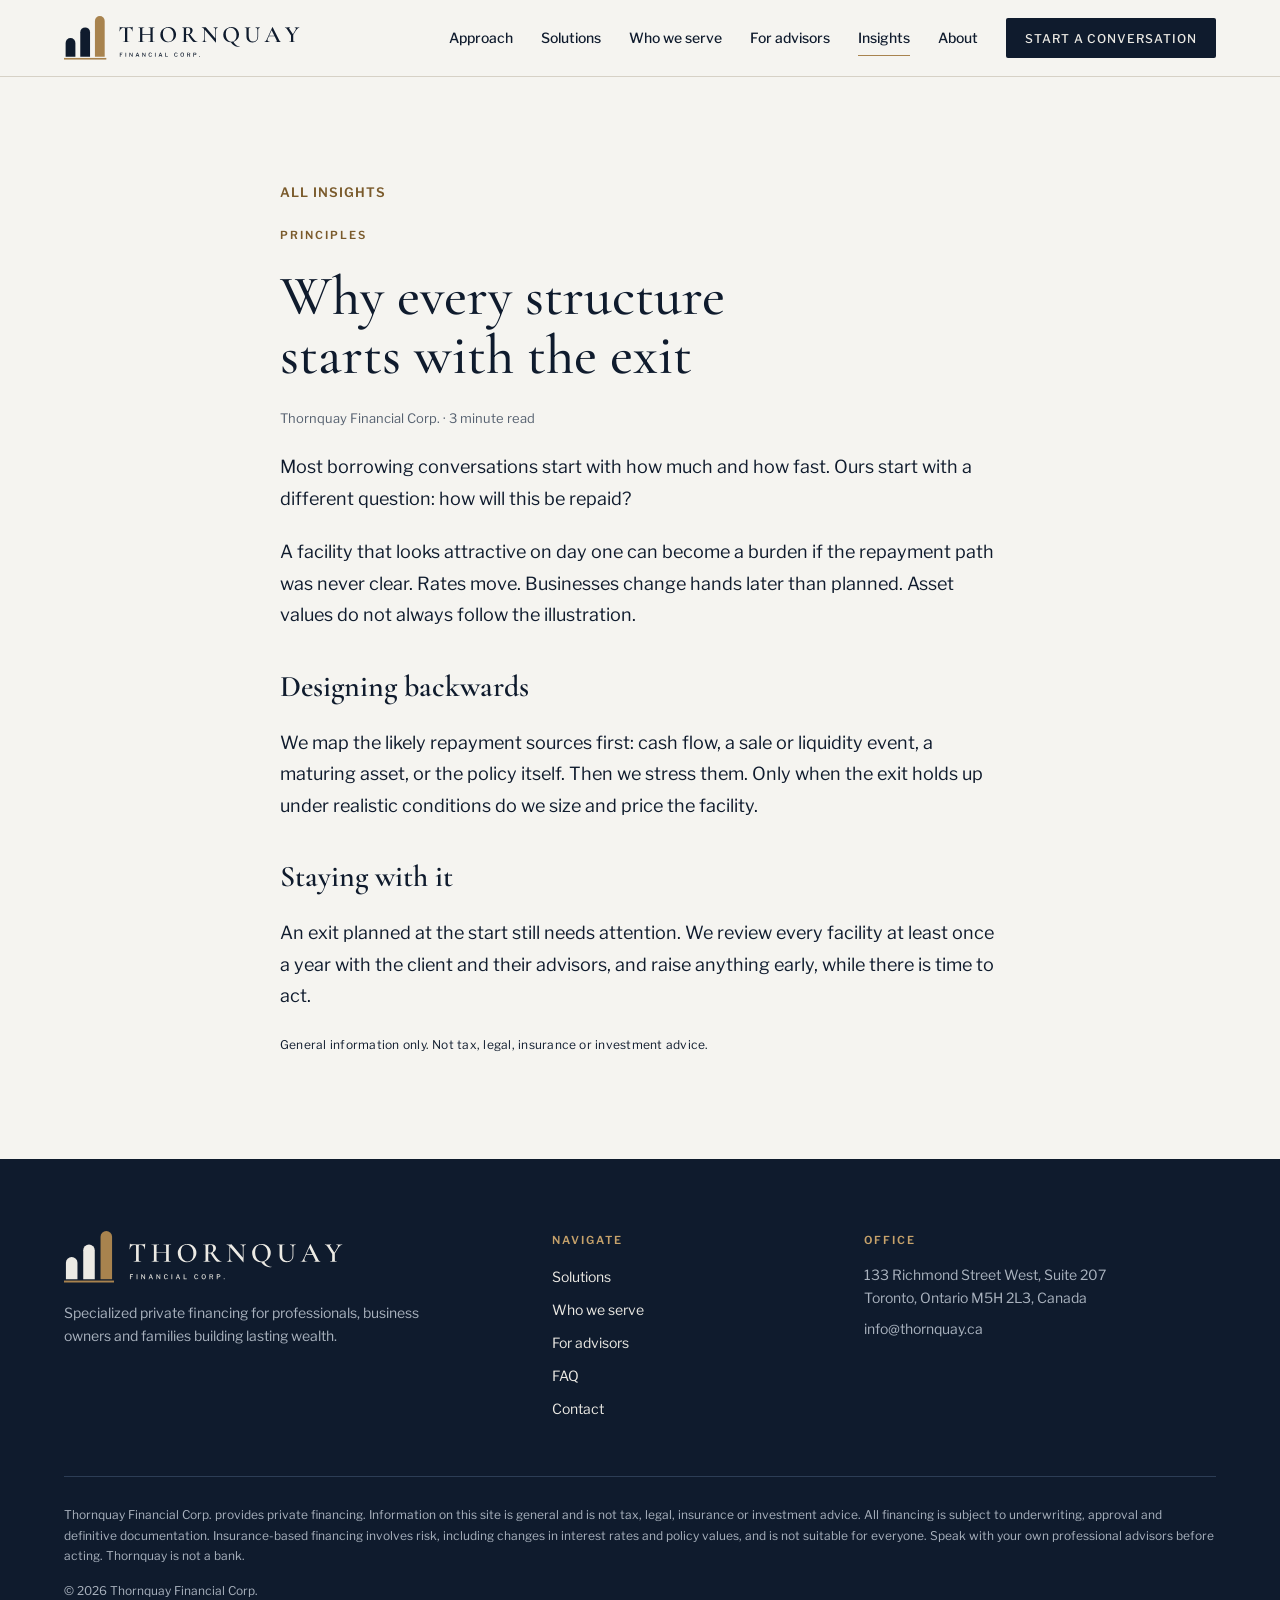
<file: insights-exit-first.html>
<!doctype html>
<html lang="en-CA">
<head>
<meta charset="utf-8">
<meta name="viewport" content="width=device-width, initial-scale=1, viewport-fit=cover">
<title>Why every structure starts with the exit | Thornquay</title>
<meta name="description" content="Repayment is the first thing we design, not the last thing we discuss.">
<link rel="canonical" href="https://thornquay.ca/insights-exit-first.html">
<meta property="og:type" content="website">
<meta property="og:site_name" content="Thornquay Financial Corp.">
<meta property="og:title" content="Why every structure starts with the exit | Thornquay">
<meta property="og:description" content="Repayment is the first thing we design, not the last thing we discuss.">
<meta property="og:url" content="https://thornquay.ca/insights-exit-first.html">
<meta property="og:image" content="https://thornquay.ca/assets/img/og-image.png">
<meta name="twitter:card" content="summary_large_image">
<meta name="theme-color" content="#0F1B2D">
<link rel="icon" href="assets/img/favicon.svg" type="image/svg+xml">
<link rel="icon" href="assets/img/favicon-32.png" sizes="32x32" type="image/png">
<link rel="apple-touch-icon" href="assets/img/apple-touch-icon.png">
<link rel="preconnect" href="https://fonts.googleapis.com">
<link rel="preconnect" href="https://fonts.gstatic.com" crossorigin>
<link rel="stylesheet" href="https://fonts.googleapis.com/css2?family=Cormorant+Garamond:ital,wght@0,500;0,600;1,500&family=Libre+Franklin:wght@400;500;600&display=swap">
<link rel="stylesheet" href="assets/site.css">
</head>
<body>
<header class="site">
  <div class="wrap bar">
    <a class="brand" href="index.html" aria-label="Thornquay Financial Corp. home"><img class="logo" src="assets/img/thornquay-logo-light.svg" alt="Thornquay Financial Corp." width="240" height="48"></a>
    <button class="menu-btn" id="menuBtn" type="button" aria-expanded="false" aria-controls="mainNav">Menu</button>
    <nav class="main" id="mainNav" aria-label="Main">
      <a href="approach.html">Approach</a>
      <a href="solutions.html">Solutions</a>
      <a href="who-we-serve.html">Who we serve</a>
      <a href="advisors.html">For advisors</a>
      <a href="insights.html" aria-current="page">Insights</a>
      <a href="about.html">About</a>
      <a class="btn btn-primary" href="contact.html">Start a conversation</a>
    </nav>
  </div>
</header>

<main>
  <section class="section"><div class="wrap"><article class="article">
    <a class="back" href="insights.html">All insights</a>
    <span class="tag">Principles</span>
    <h1 style="font-size:clamp(38px,4.6vw,56px);line-height:1.05">Why every structure starts with the exit</h1>
    <p class="meta">Thornquay Financial Corp. · 3 minute read</p>
    <p>Most borrowing conversations start with how much and how fast. Ours start with a different question: how will this be repaid?</p>
    <p>A facility that looks attractive on day one can become a burden if the repayment path was never clear. Rates move. Businesses change hands later than planned. Asset values do not always follow the illustration.</p>
    <h2>Designing backwards</h2>
    <p>We map the likely repayment sources first: cash flow, a sale or liquidity event, a maturing asset, or the policy itself. Then we stress them. Only when the exit holds up under realistic conditions do we size and price the facility.</p>
    <h2>Staying with it</h2>
    <p>An exit planned at the start still needs attention. We review every facility at least once a year with the client and their advisors, and raise anything early, while there is time to act.</p>
    <p class="illus">General information only. Not tax, legal, insurance or investment advice.</p>
  </article></div></section>
</main>

<footer class="site">
  <div class="wrap">
    <div class="foot-grid">
      <div class="stack" style="gap:18px"><a href="index.html" aria-label="Thornquay Financial Corp. home" style="line-height:0"><img class="logo" src="assets/img/thornquay-logo-dark.svg" alt="Thornquay Financial Corp." width="260" height="52"></a><p style="max-width:40ch">Specialized private financing for professionals, business owners and families building lasting wealth.</p></div>
      <nav class="foot-nav" aria-label="Footer"><div class="foot-h">Navigate</div><a href="solutions.html">Solutions</a><a href="who-we-serve.html">Who we serve</a><a href="advisors.html">For advisors</a><a href="faq.html">FAQ</a><a href="contact.html">Contact</a></nav>
      <div class="stack" style="gap:8px"><div class="foot-h">Office</div><p>133 Richmond Street West, Suite 207<br>Toronto, Ontario M5H 2L3, Canada</p><p>info@thornquay.ca</p></div>
    </div>
    <div class="legal">
      <p>Thornquay Financial Corp. provides private financing. Information on this site is general and is not tax, legal, insurance or investment advice. All financing is subject to underwriting, approval and definitive documentation. Insurance-based financing involves risk, including changes in interest rates and policy values, and is not suitable for everyone. Speak with your own professional advisors before acting. Thornquay is not a bank.</p>
      <p>© 2026 Thornquay Financial Corp.</p>
    </div>
  </div>
</footer>
<script src="assets/site.js"></script>
</body>
</html>
</file>
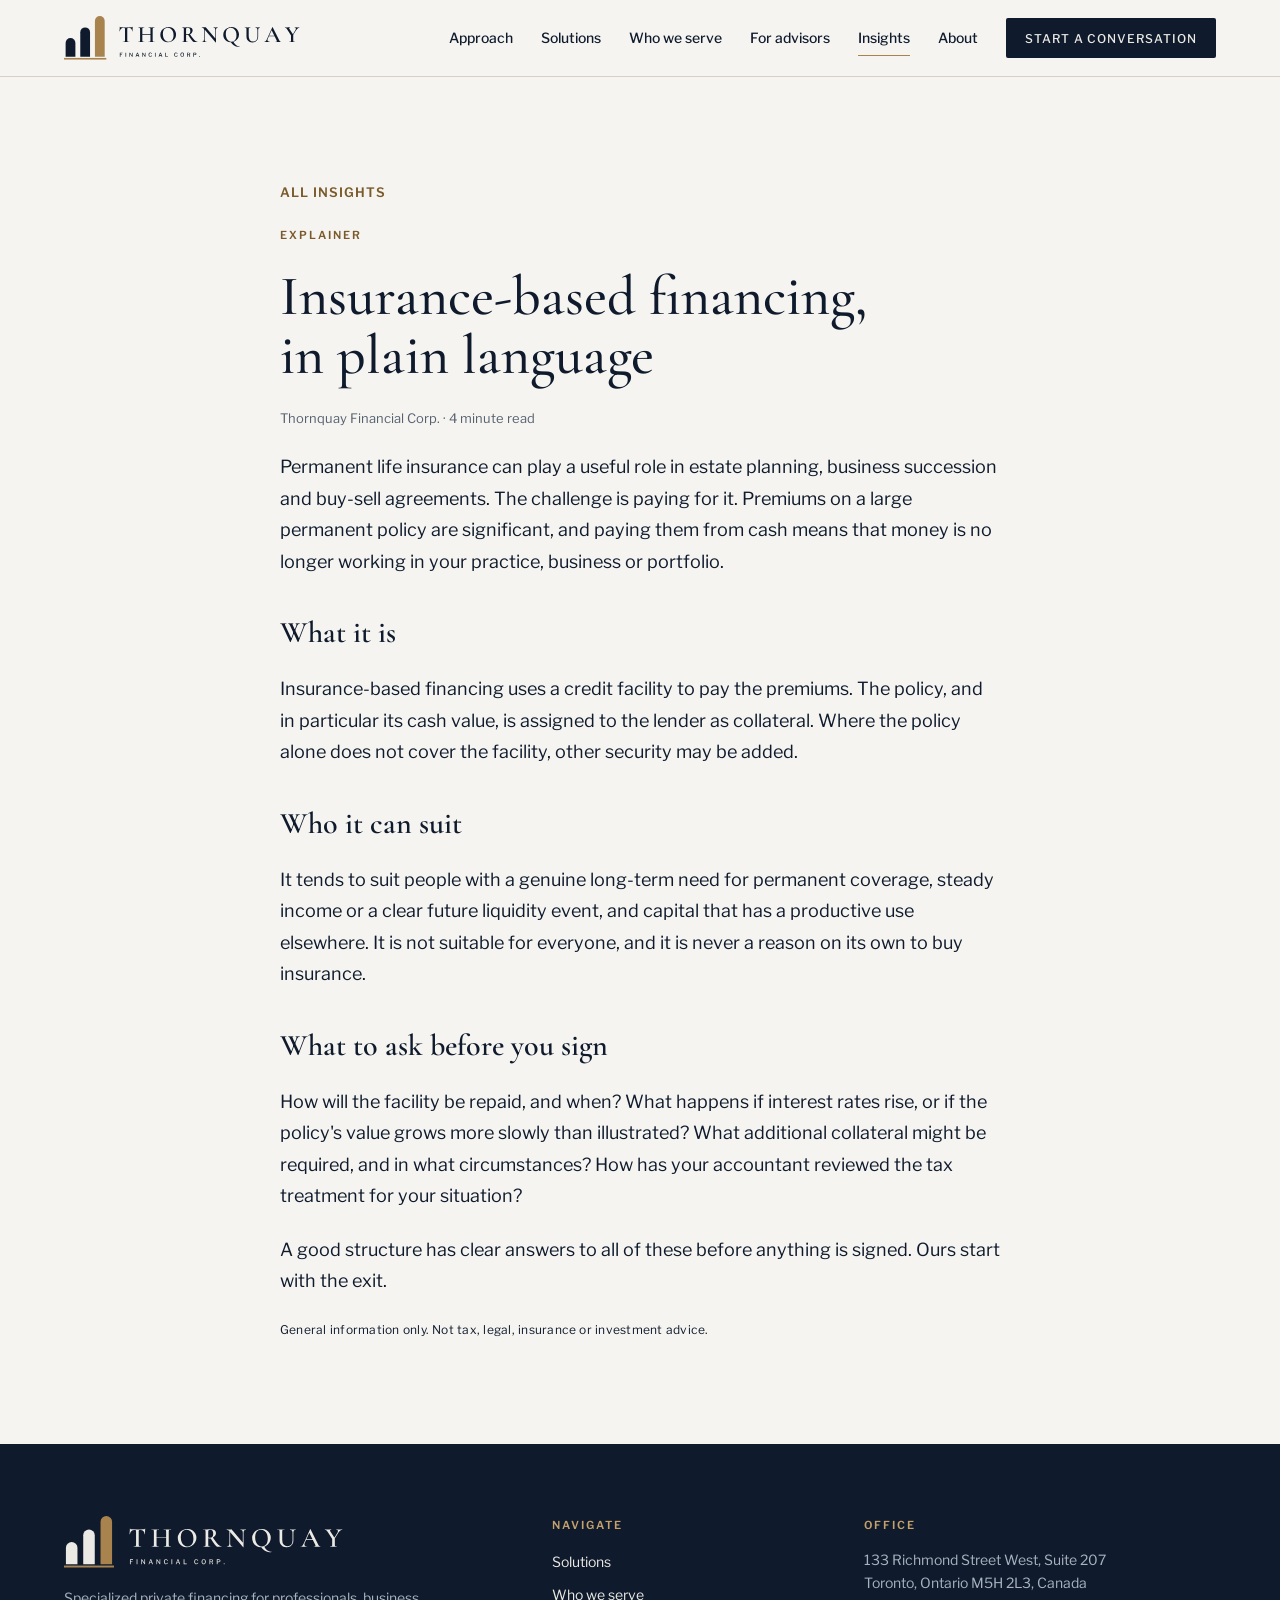
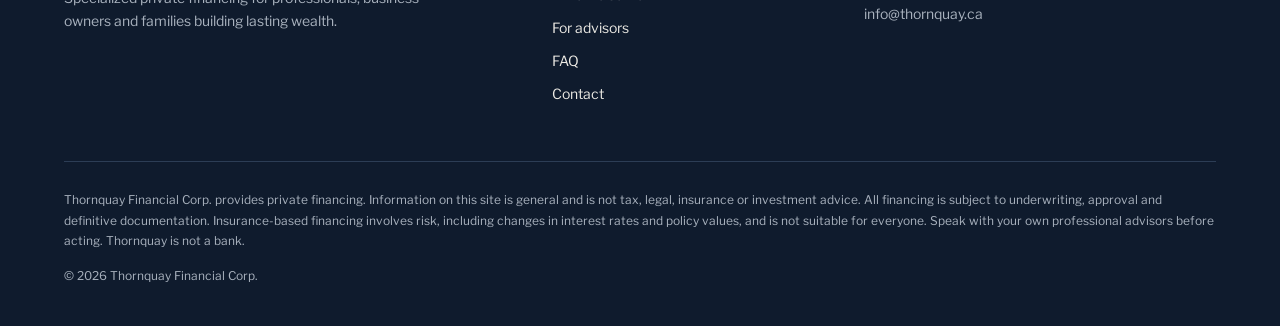
<file: insights-insurance-based-financing.html>
<!doctype html>
<html lang="en-CA">
<head>
<meta charset="utf-8">
<meta name="viewport" content="width=device-width, initial-scale=1, viewport-fit=cover">
<title>Insurance-based financing, in plain language | Thornquay</title>
<meta name="description" content="What it is, who it suits, and the questions to ask before you sign.">
<link rel="canonical" href="https://thornquay.ca/insights-insurance-based-financing.html">
<meta property="og:type" content="website">
<meta property="og:site_name" content="Thornquay Financial Corp.">
<meta property="og:title" content="Insurance-based financing, in plain language | Thornquay">
<meta property="og:description" content="What it is, who it suits, and the questions to ask before you sign.">
<meta property="og:url" content="https://thornquay.ca/insights-insurance-based-financing.html">
<meta property="og:image" content="https://thornquay.ca/assets/img/og-image.png">
<meta name="twitter:card" content="summary_large_image">
<meta name="theme-color" content="#0F1B2D">
<link rel="icon" href="assets/img/favicon.svg" type="image/svg+xml">
<link rel="icon" href="assets/img/favicon-32.png" sizes="32x32" type="image/png">
<link rel="apple-touch-icon" href="assets/img/apple-touch-icon.png">
<link rel="preconnect" href="https://fonts.googleapis.com">
<link rel="preconnect" href="https://fonts.gstatic.com" crossorigin>
<link rel="stylesheet" href="https://fonts.googleapis.com/css2?family=Cormorant+Garamond:ital,wght@0,500;0,600;1,500&family=Libre+Franklin:wght@400;500;600&display=swap">
<link rel="stylesheet" href="assets/site.css">
</head>
<body>
<header class="site">
  <div class="wrap bar">
    <a class="brand" href="index.html" aria-label="Thornquay Financial Corp. home"><img class="logo" src="assets/img/thornquay-logo-light.svg" alt="Thornquay Financial Corp." width="240" height="48"></a>
    <button class="menu-btn" id="menuBtn" type="button" aria-expanded="false" aria-controls="mainNav">Menu</button>
    <nav class="main" id="mainNav" aria-label="Main">
      <a href="approach.html">Approach</a>
      <a href="solutions.html">Solutions</a>
      <a href="who-we-serve.html">Who we serve</a>
      <a href="advisors.html">For advisors</a>
      <a href="insights.html" aria-current="page">Insights</a>
      <a href="about.html">About</a>
      <a class="btn btn-primary" href="contact.html">Start a conversation</a>
    </nav>
  </div>
</header>

<main>
  <section class="section"><div class="wrap"><article class="article">
    <a class="back" href="insights.html">All insights</a>
    <span class="tag">Explainer</span>
    <h1 style="font-size:clamp(38px,4.6vw,56px);line-height:1.05">Insurance-based financing, in plain language</h1>
    <p class="meta">Thornquay Financial Corp. · 4 minute read</p>
    <p>Permanent life insurance can play a useful role in estate planning, business succession and buy-sell agreements. The challenge is paying for it. Premiums on a large permanent policy are significant, and paying them from cash means that money is no longer working in your practice, business or portfolio.</p>
    <h2>What it is</h2>
    <p>Insurance-based financing uses a credit facility to pay the premiums. The policy, and in particular its cash value, is assigned to the lender as collateral. Where the policy alone does not cover the facility, other security may be added.</p>
    <h2>Who it can suit</h2>
    <p>It tends to suit people with a genuine long-term need for permanent coverage, steady income or a clear future liquidity event, and capital that has a productive use elsewhere. It is not suitable for everyone, and it is never a reason on its own to buy insurance.</p>
    <h2>What to ask before you sign</h2>
    <p>How will the facility be repaid, and when? What happens if interest rates rise, or if the policy's value grows more slowly than illustrated? What additional collateral might be required, and in what circumstances? How has your accountant reviewed the tax treatment for your situation?</p>
    <p>A good structure has clear answers to all of these before anything is signed. Ours start with the exit.</p>
    <p class="illus">General information only. Not tax, legal, insurance or investment advice.</p>
  </article></div></section>
</main>

<footer class="site">
  <div class="wrap">
    <div class="foot-grid">
      <div class="stack" style="gap:18px"><a href="index.html" aria-label="Thornquay Financial Corp. home" style="line-height:0"><img class="logo" src="assets/img/thornquay-logo-dark.svg" alt="Thornquay Financial Corp." width="260" height="52"></a><p style="max-width:40ch">Specialized private financing for professionals, business owners and families building lasting wealth.</p></div>
      <nav class="foot-nav" aria-label="Footer"><div class="foot-h">Navigate</div><a href="solutions.html">Solutions</a><a href="who-we-serve.html">Who we serve</a><a href="advisors.html">For advisors</a><a href="faq.html">FAQ</a><a href="contact.html">Contact</a></nav>
      <div class="stack" style="gap:8px"><div class="foot-h">Office</div><p>133 Richmond Street West, Suite 207<br>Toronto, Ontario M5H 2L3, Canada</p><p>info@thornquay.ca</p></div>
    </div>
    <div class="legal">
      <p>Thornquay Financial Corp. provides private financing. Information on this site is general and is not tax, legal, insurance or investment advice. All financing is subject to underwriting, approval and definitive documentation. Insurance-based financing involves risk, including changes in interest rates and policy values, and is not suitable for everyone. Speak with your own professional advisors before acting. Thornquay is not a bank.</p>
      <p>© 2026 Thornquay Financial Corp.</p>
    </div>
  </div>
</footer>
<script src="assets/site.js"></script>
</body>
</html>
</file>
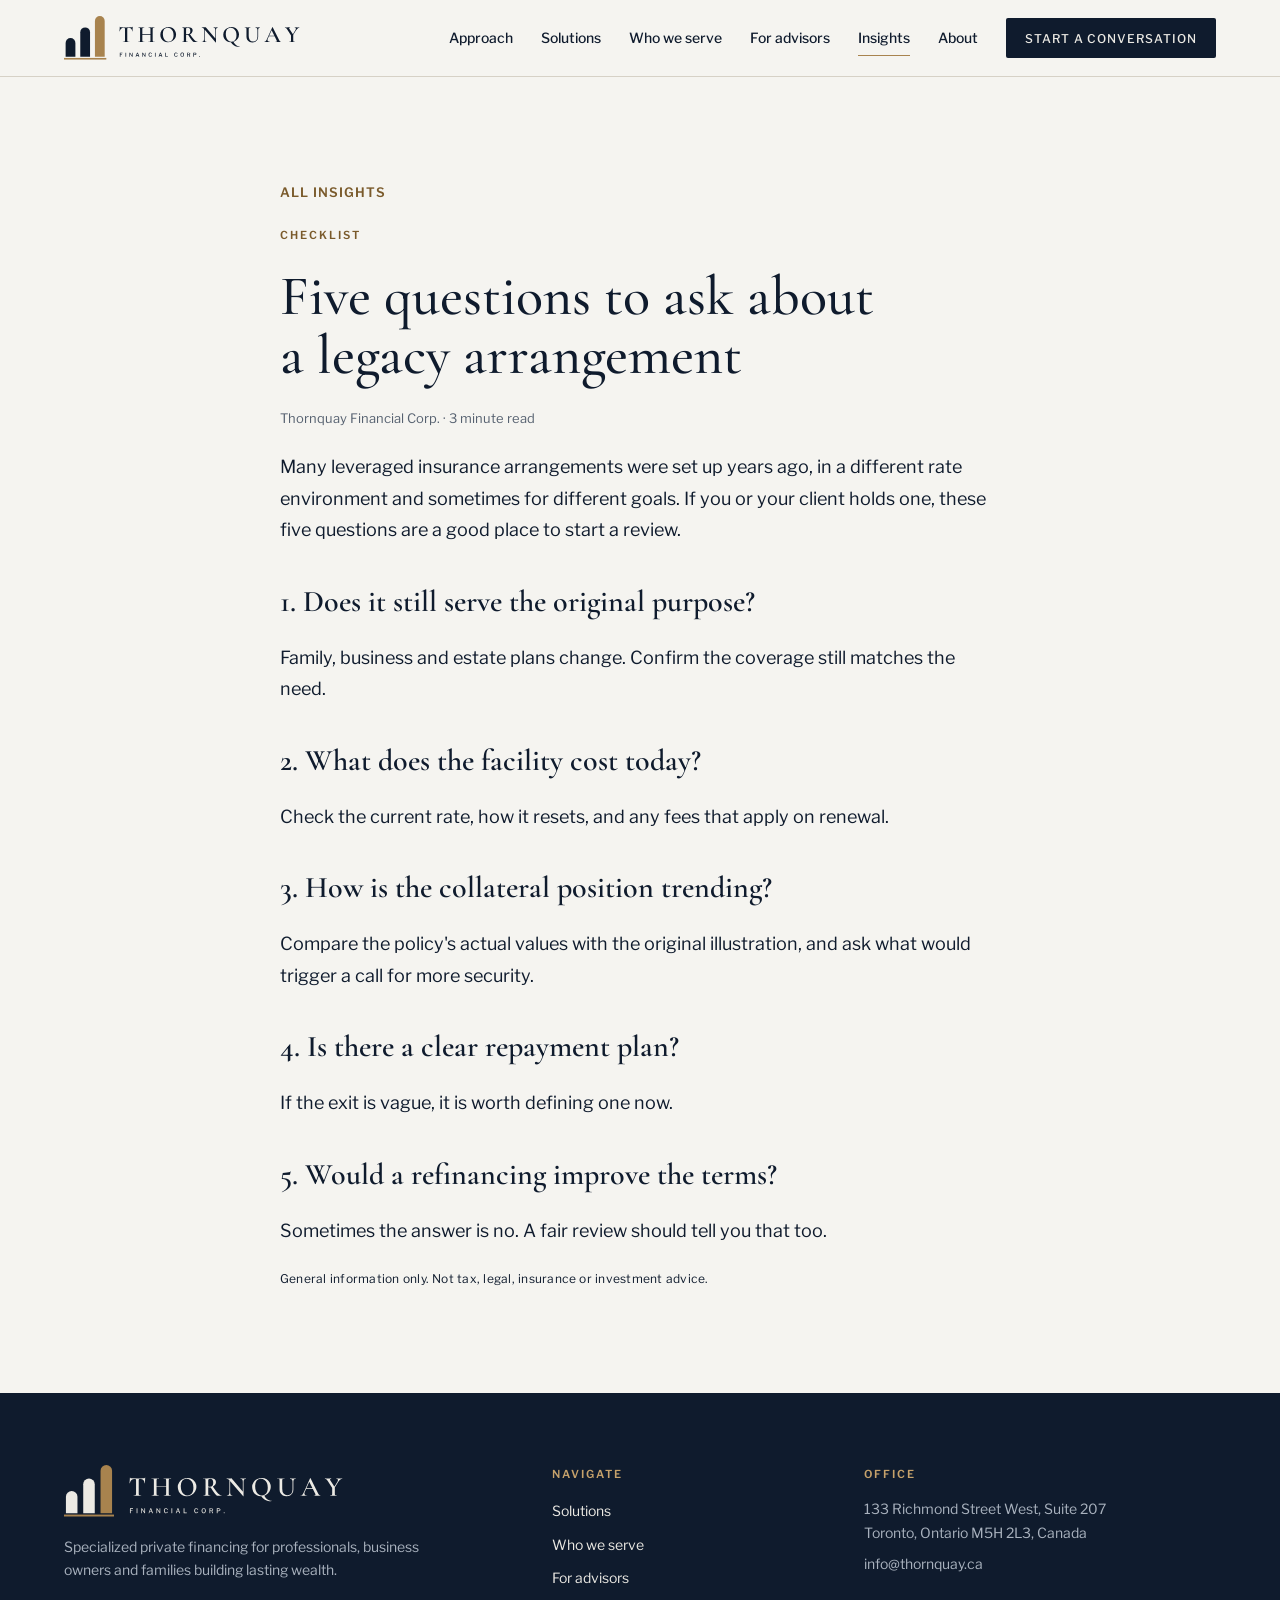
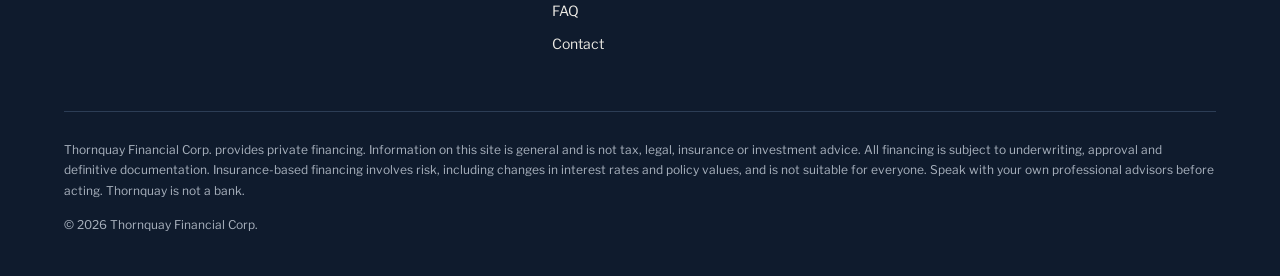
<file: insights-legacy-arrangements.html>
<!doctype html>
<html lang="en-CA">
<head>
<meta charset="utf-8">
<meta name="viewport" content="width=device-width, initial-scale=1, viewport-fit=cover">
<title>Five questions to ask about a legacy arrangement | Thornquay</title>
<meta name="description" content="A short review list for older leveraged insurance arrangements.">
<link rel="canonical" href="https://thornquay.ca/insights-legacy-arrangements.html">
<meta property="og:type" content="website">
<meta property="og:site_name" content="Thornquay Financial Corp.">
<meta property="og:title" content="Five questions to ask about a legacy arrangement | Thornquay">
<meta property="og:description" content="A short review list for older leveraged insurance arrangements.">
<meta property="og:url" content="https://thornquay.ca/insights-legacy-arrangements.html">
<meta property="og:image" content="https://thornquay.ca/assets/img/og-image.png">
<meta name="twitter:card" content="summary_large_image">
<meta name="theme-color" content="#0F1B2D">
<link rel="icon" href="assets/img/favicon.svg" type="image/svg+xml">
<link rel="icon" href="assets/img/favicon-32.png" sizes="32x32" type="image/png">
<link rel="apple-touch-icon" href="assets/img/apple-touch-icon.png">
<link rel="preconnect" href="https://fonts.googleapis.com">
<link rel="preconnect" href="https://fonts.gstatic.com" crossorigin>
<link rel="stylesheet" href="https://fonts.googleapis.com/css2?family=Cormorant+Garamond:ital,wght@0,500;0,600;1,500&family=Libre+Franklin:wght@400;500;600&display=swap">
<link rel="stylesheet" href="assets/site.css">
</head>
<body>
<header class="site">
  <div class="wrap bar">
    <a class="brand" href="index.html" aria-label="Thornquay Financial Corp. home"><img class="logo" src="assets/img/thornquay-logo-light.svg" alt="Thornquay Financial Corp." width="240" height="48"></a>
    <button class="menu-btn" id="menuBtn" type="button" aria-expanded="false" aria-controls="mainNav">Menu</button>
    <nav class="main" id="mainNav" aria-label="Main">
      <a href="approach.html">Approach</a>
      <a href="solutions.html">Solutions</a>
      <a href="who-we-serve.html">Who we serve</a>
      <a href="advisors.html">For advisors</a>
      <a href="insights.html" aria-current="page">Insights</a>
      <a href="about.html">About</a>
      <a class="btn btn-primary" href="contact.html">Start a conversation</a>
    </nav>
  </div>
</header>

<main>
  <section class="section"><div class="wrap"><article class="article">
    <a class="back" href="insights.html">All insights</a>
    <span class="tag">Checklist</span>
    <h1 style="font-size:clamp(38px,4.6vw,56px);line-height:1.05">Five questions to ask about a legacy arrangement</h1>
    <p class="meta">Thornquay Financial Corp. · 3 minute read</p>
    <p>Many leveraged insurance arrangements were set up years ago, in a different rate environment and sometimes for different goals. If you or your client holds one, these five questions are a good place to start a review.</p>
    <h2>1. Does it still serve the original purpose?</h2>
    <p>Family, business and estate plans change. Confirm the coverage still matches the need.</p>
    <h2>2. What does the facility cost today?</h2>
    <p>Check the current rate, how it resets, and any fees that apply on renewal.</p>
    <h2>3. How is the collateral position trending?</h2>
    <p>Compare the policy's actual values with the original illustration, and ask what would trigger a call for more security.</p>
    <h2>4. Is there a clear repayment plan?</h2>
    <p>If the exit is vague, it is worth defining one now.</p>
    <h2>5. Would a refinancing improve the terms?</h2>
    <p>Sometimes the answer is no. A fair review should tell you that too.</p>
    <p class="illus">General information only. Not tax, legal, insurance or investment advice.</p>
  </article></div></section>
</main>

<footer class="site">
  <div class="wrap">
    <div class="foot-grid">
      <div class="stack" style="gap:18px"><a href="index.html" aria-label="Thornquay Financial Corp. home" style="line-height:0"><img class="logo" src="assets/img/thornquay-logo-dark.svg" alt="Thornquay Financial Corp." width="260" height="52"></a><p style="max-width:40ch">Specialized private financing for professionals, business owners and families building lasting wealth.</p></div>
      <nav class="foot-nav" aria-label="Footer"><div class="foot-h">Navigate</div><a href="solutions.html">Solutions</a><a href="who-we-serve.html">Who we serve</a><a href="advisors.html">For advisors</a><a href="faq.html">FAQ</a><a href="contact.html">Contact</a></nav>
      <div class="stack" style="gap:8px"><div class="foot-h">Office</div><p>133 Richmond Street West, Suite 207<br>Toronto, Ontario M5H 2L3, Canada</p><p>info@thornquay.ca</p></div>
    </div>
    <div class="legal">
      <p>Thornquay Financial Corp. provides private financing. Information on this site is general and is not tax, legal, insurance or investment advice. All financing is subject to underwriting, approval and definitive documentation. Insurance-based financing involves risk, including changes in interest rates and policy values, and is not suitable for everyone. Speak with your own professional advisors before acting. Thornquay is not a bank.</p>
      <p>© 2026 Thornquay Financial Corp.</p>
    </div>
  </div>
</footer>
<script src="assets/site.js"></script>
</body>
</html>
</file>
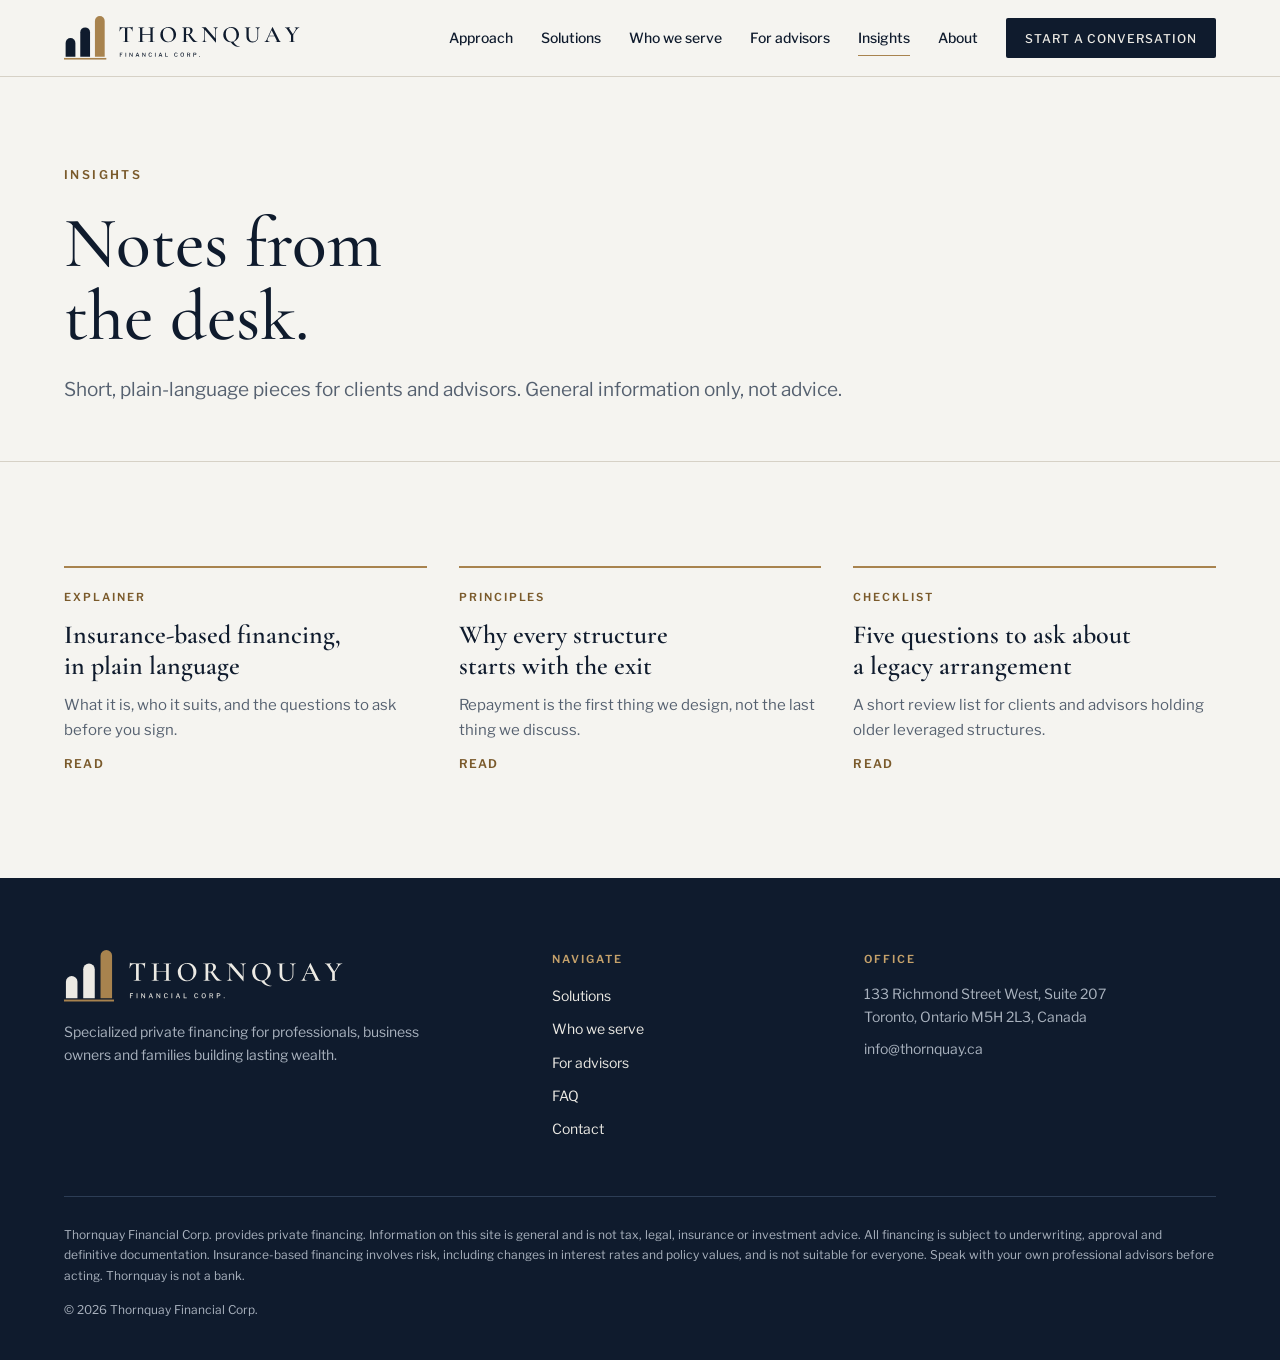
<file: insights.html>
<!doctype html>
<html lang="en-CA">
<head>
<meta charset="utf-8">
<meta name="viewport" content="width=device-width, initial-scale=1, viewport-fit=cover">
<title>Insights | Thornquay Financial Corp.</title>
<meta name="description" content="Short, plain-language notes for clients and advisors.">
<link rel="canonical" href="https://thornquay.ca/insights.html">
<meta property="og:type" content="website">
<meta property="og:site_name" content="Thornquay Financial Corp.">
<meta property="og:title" content="Insights | Thornquay Financial Corp.">
<meta property="og:description" content="Short, plain-language notes for clients and advisors.">
<meta property="og:url" content="https://thornquay.ca/insights.html">
<meta property="og:image" content="https://thornquay.ca/assets/img/og-image.png">
<meta name="twitter:card" content="summary_large_image">
<meta name="theme-color" content="#0F1B2D">
<link rel="icon" href="assets/img/favicon.svg" type="image/svg+xml">
<link rel="icon" href="assets/img/favicon-32.png" sizes="32x32" type="image/png">
<link rel="apple-touch-icon" href="assets/img/apple-touch-icon.png">
<link rel="preconnect" href="https://fonts.googleapis.com">
<link rel="preconnect" href="https://fonts.gstatic.com" crossorigin>
<link rel="stylesheet" href="https://fonts.googleapis.com/css2?family=Cormorant+Garamond:ital,wght@0,500;0,600;1,500&family=Libre+Franklin:wght@400;500;600&display=swap">
<link rel="stylesheet" href="assets/site.css">
</head>
<body>
<header class="site">
  <div class="wrap bar">
    <a class="brand" href="index.html" aria-label="Thornquay Financial Corp. home"><img class="logo" src="assets/img/thornquay-logo-light.svg" alt="Thornquay Financial Corp." width="240" height="48"></a>
    <button class="menu-btn" id="menuBtn" type="button" aria-expanded="false" aria-controls="mainNav">Menu</button>
    <nav class="main" id="mainNav" aria-label="Main">
      <a href="approach.html">Approach</a>
      <a href="solutions.html">Solutions</a>
      <a href="who-we-serve.html">Who we serve</a>
      <a href="advisors.html">For advisors</a>
      <a href="insights.html" aria-current="page">Insights</a>
      <a href="about.html">About</a>
      <a class="btn btn-primary" href="contact.html">Start a conversation</a>
    </nav>
  </div>
</header>

<main>
  <section class="page-head"><div class="wrap stack"><div class="eyebrow">Insights</div><h1>Notes from the desk.</h1><p class="lead">Short, plain-language pieces for clients and advisors. General information only, not advice.</p></div></section>
  <section class="section"><div class="wrap ins-grid">
    <a class="ins" href="insights-insurance-based-financing.html"><span class="tag">Explainer</span><h3>Insurance-based financing, in plain language</h3><p>What it is, who it suits, and the questions to ask before you sign.</p><span class="more">Read</span></a>
    <a class="ins" href="insights-exit-first.html"><span class="tag">Principles</span><h3>Why every structure starts with the exit</h3><p>Repayment is the first thing we design, not the last thing we discuss.</p><span class="more">Read</span></a>
    <a class="ins" href="insights-legacy-arrangements.html"><span class="tag">Checklist</span><h3>Five questions to ask about a legacy arrangement</h3><p>A short review list for clients and advisors holding older leveraged structures.</p><span class="more">Read</span></a>
  </div></section>
</main>

<footer class="site">
  <div class="wrap">
    <div class="foot-grid">
      <div class="stack" style="gap:18px"><a href="index.html" aria-label="Thornquay Financial Corp. home" style="line-height:0"><img class="logo" src="assets/img/thornquay-logo-dark.svg" alt="Thornquay Financial Corp." width="260" height="52"></a><p style="max-width:40ch">Specialized private financing for professionals, business owners and families building lasting wealth.</p></div>
      <nav class="foot-nav" aria-label="Footer"><div class="foot-h">Navigate</div><a href="solutions.html">Solutions</a><a href="who-we-serve.html">Who we serve</a><a href="advisors.html">For advisors</a><a href="faq.html">FAQ</a><a href="contact.html">Contact</a></nav>
      <div class="stack" style="gap:8px"><div class="foot-h">Office</div><p>133 Richmond Street West, Suite 207<br>Toronto, Ontario M5H 2L3, Canada</p><p>info@thornquay.ca</p></div>
    </div>
    <div class="legal">
      <p>Thornquay Financial Corp. provides private financing. Information on this site is general and is not tax, legal, insurance or investment advice. All financing is subject to underwriting, approval and definitive documentation. Insurance-based financing involves risk, including changes in interest rates and policy values, and is not suitable for everyone. Speak with your own professional advisors before acting. Thornquay is not a bank.</p>
      <p>© 2026 Thornquay Financial Corp.</p>
    </div>
  </div>
</footer>
<script src="assets/site.js"></script>
</body>
</html>
</file>
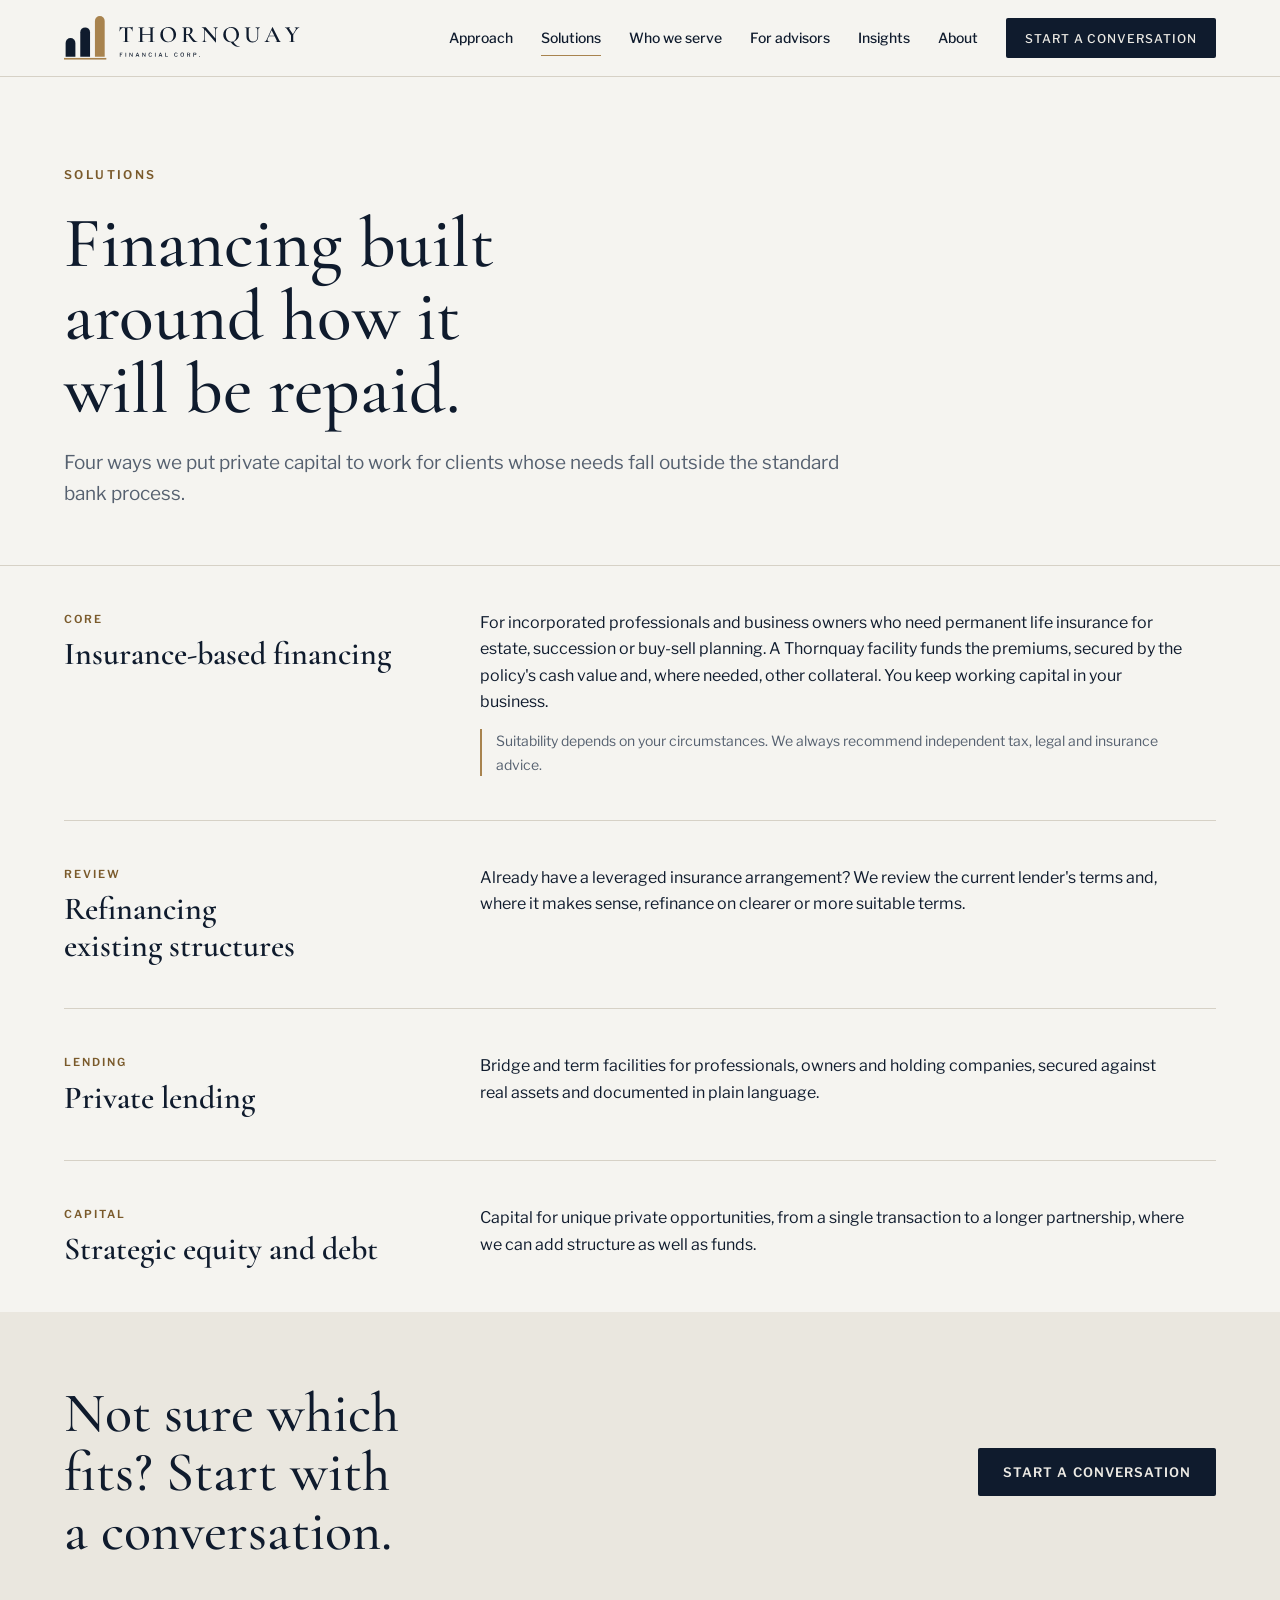
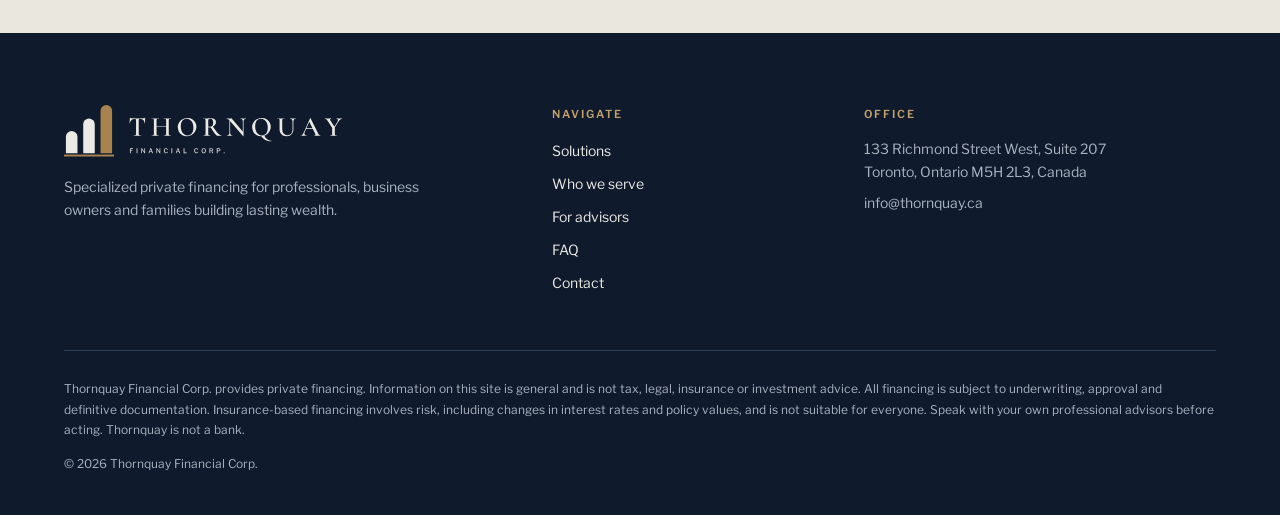
<file: solutions.html>
<!doctype html>
<html lang="en-CA">
<head>
<meta charset="utf-8">
<meta name="viewport" content="width=device-width, initial-scale=1, viewport-fit=cover">
<title>Solutions | Thornquay Financial Corp.</title>
<meta name="description" content="Insurance-based financing, refinancing, private lending and strategic capital.">
<link rel="canonical" href="https://thornquay.ca/solutions.html">
<meta property="og:type" content="website">
<meta property="og:site_name" content="Thornquay Financial Corp.">
<meta property="og:title" content="Solutions | Thornquay Financial Corp.">
<meta property="og:description" content="Insurance-based financing, refinancing, private lending and strategic capital.">
<meta property="og:url" content="https://thornquay.ca/solutions.html">
<meta property="og:image" content="https://thornquay.ca/assets/img/og-image.png">
<meta name="twitter:card" content="summary_large_image">
<meta name="theme-color" content="#0F1B2D">
<link rel="icon" href="assets/img/favicon.svg" type="image/svg+xml">
<link rel="icon" href="assets/img/favicon-32.png" sizes="32x32" type="image/png">
<link rel="apple-touch-icon" href="assets/img/apple-touch-icon.png">
<link rel="preconnect" href="https://fonts.googleapis.com">
<link rel="preconnect" href="https://fonts.gstatic.com" crossorigin>
<link rel="stylesheet" href="https://fonts.googleapis.com/css2?family=Cormorant+Garamond:ital,wght@0,500;0,600;1,500&family=Libre+Franklin:wght@400;500;600&display=swap">
<link rel="stylesheet" href="assets/site.css">
</head>
<body>
<header class="site">
  <div class="wrap bar">
    <a class="brand" href="index.html" aria-label="Thornquay Financial Corp. home"><img class="logo" src="assets/img/thornquay-logo-light.svg" alt="Thornquay Financial Corp." width="240" height="48"></a>
    <button class="menu-btn" id="menuBtn" type="button" aria-expanded="false" aria-controls="mainNav">Menu</button>
    <nav class="main" id="mainNav" aria-label="Main">
      <a href="approach.html">Approach</a>
      <a href="solutions.html" aria-current="page">Solutions</a>
      <a href="who-we-serve.html">Who we serve</a>
      <a href="advisors.html">For advisors</a>
      <a href="insights.html">Insights</a>
      <a href="about.html">About</a>
      <a class="btn btn-primary" href="contact.html">Start a conversation</a>
    </nav>
  </div>
</header>

<main>
  <section class="page-head"><div class="wrap stack"><div class="eyebrow">Solutions</div><h1>Financing built around how it will be repaid.</h1><p class="lead">Four ways we put private capital to work for clients whose needs fall outside the standard bank process.</p></div></section>
  <section class="wrap">
    <div class="detail"><div class="stack" style="gap:8px"><span class="tag">Core</span><h2>Insurance-based financing</h2></div><div class="body"><p>For incorporated professionals and business owners who need permanent life insurance for estate, succession or buy-sell planning. A Thornquay facility funds the premiums, secured by the policy's cash value and, where needed, other collateral. You keep working capital in your business.</p><p class="note">Suitability depends on your circumstances. We always recommend independent tax, legal and insurance advice.</p></div></div>
    <div class="detail"><div class="stack" style="gap:8px"><span class="tag">Review</span><h2>Refinancing existing structures</h2></div><div class="body"><p>Already have a leveraged insurance arrangement? We review the current lender's terms and, where it makes sense, refinance on clearer or more suitable terms.</p></div></div>
    <div class="detail"><div class="stack" style="gap:8px"><span class="tag">Lending</span><h2>Private lending</h2></div><div class="body"><p>Bridge and term facilities for professionals, owners and holding companies, secured against real assets and documented in plain language.</p></div></div>
    <div class="detail" style="border-bottom:none"><div class="stack" style="gap:8px"><span class="tag">Capital</span><h2>Strategic equity and debt</h2></div><div class="body"><p>Capital for unique private opportunities, from a single transaction to a longer partnership, where we can add structure as well as funds.</p></div></div>
  </section>
  <section class="section tight band-stone"><div class="wrap closing"><h2>Not sure which fits? Start with a conversation.</h2><a class="btn btn-primary" href="contact.html">Start a conversation</a></div></section>
</main>

<footer class="site">
  <div class="wrap">
    <div class="foot-grid">
      <div class="stack" style="gap:18px"><a href="index.html" aria-label="Thornquay Financial Corp. home" style="line-height:0"><img class="logo" src="assets/img/thornquay-logo-dark.svg" alt="Thornquay Financial Corp." width="260" height="52"></a><p style="max-width:40ch">Specialized private financing for professionals, business owners and families building lasting wealth.</p></div>
      <nav class="foot-nav" aria-label="Footer"><div class="foot-h">Navigate</div><a href="solutions.html">Solutions</a><a href="who-we-serve.html">Who we serve</a><a href="advisors.html">For advisors</a><a href="faq.html">FAQ</a><a href="contact.html">Contact</a></nav>
      <div class="stack" style="gap:8px"><div class="foot-h">Office</div><p>133 Richmond Street West, Suite 207<br>Toronto, Ontario M5H 2L3, Canada</p><p>info@thornquay.ca</p></div>
    </div>
    <div class="legal">
      <p>Thornquay Financial Corp. provides private financing. Information on this site is general and is not tax, legal, insurance or investment advice. All financing is subject to underwriting, approval and definitive documentation. Insurance-based financing involves risk, including changes in interest rates and policy values, and is not suitable for everyone. Speak with your own professional advisors before acting. Thornquay is not a bank.</p>
      <p>© 2026 Thornquay Financial Corp.</p>
    </div>
  </div>
</footer>
<script src="assets/site.js"></script>
</body>
</html>
</file>
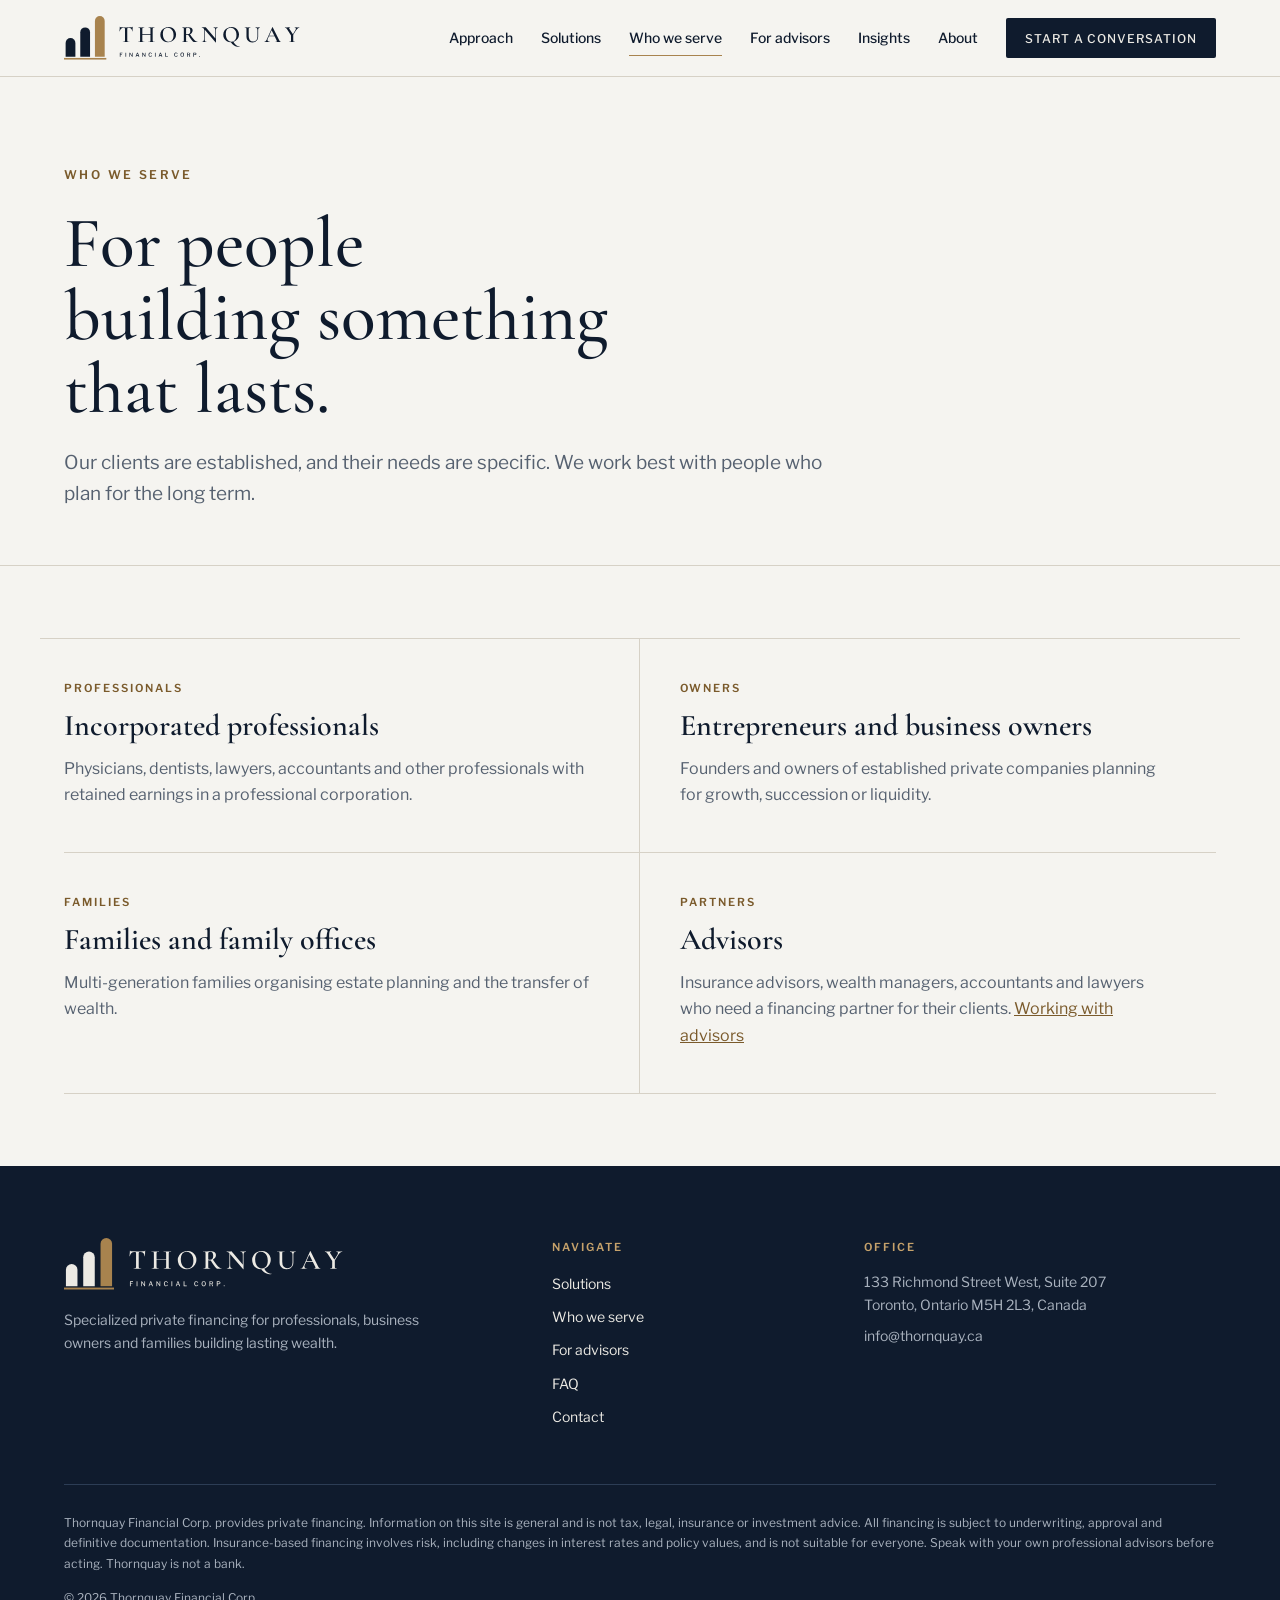
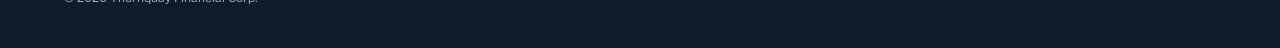
<file: who-we-serve.html>
<!doctype html>
<html lang="en-CA">
<head>
<meta charset="utf-8">
<meta name="viewport" content="width=device-width, initial-scale=1, viewport-fit=cover">
<title>Who we serve | Thornquay Financial Corp.</title>
<meta name="description" content="Incorporated professionals, business owners, families and their advisors.">
<link rel="canonical" href="https://thornquay.ca/who-we-serve.html">
<meta property="og:type" content="website">
<meta property="og:site_name" content="Thornquay Financial Corp.">
<meta property="og:title" content="Who we serve | Thornquay Financial Corp.">
<meta property="og:description" content="Incorporated professionals, business owners, families and their advisors.">
<meta property="og:url" content="https://thornquay.ca/who-we-serve.html">
<meta property="og:image" content="https://thornquay.ca/assets/img/og-image.png">
<meta name="twitter:card" content="summary_large_image">
<meta name="theme-color" content="#0F1B2D">
<link rel="icon" href="assets/img/favicon.svg" type="image/svg+xml">
<link rel="icon" href="assets/img/favicon-32.png" sizes="32x32" type="image/png">
<link rel="apple-touch-icon" href="assets/img/apple-touch-icon.png">
<link rel="preconnect" href="https://fonts.googleapis.com">
<link rel="preconnect" href="https://fonts.gstatic.com" crossorigin>
<link rel="stylesheet" href="https://fonts.googleapis.com/css2?family=Cormorant+Garamond:ital,wght@0,500;0,600;1,500&family=Libre+Franklin:wght@400;500;600&display=swap">
<link rel="stylesheet" href="assets/site.css">
</head>
<body>
<header class="site">
  <div class="wrap bar">
    <a class="brand" href="index.html" aria-label="Thornquay Financial Corp. home"><img class="logo" src="assets/img/thornquay-logo-light.svg" alt="Thornquay Financial Corp." width="240" height="48"></a>
    <button class="menu-btn" id="menuBtn" type="button" aria-expanded="false" aria-controls="mainNav">Menu</button>
    <nav class="main" id="mainNav" aria-label="Main">
      <a href="approach.html">Approach</a>
      <a href="solutions.html">Solutions</a>
      <a href="who-we-serve.html" aria-current="page">Who we serve</a>
      <a href="advisors.html">For advisors</a>
      <a href="insights.html">Insights</a>
      <a href="about.html">About</a>
      <a class="btn btn-primary" href="contact.html">Start a conversation</a>
    </nav>
  </div>
</header>

<main>
  <section class="page-head"><div class="wrap stack"><div class="eyebrow">Who we serve</div><h1>For people building something that lasts.</h1><p class="lead">Our clients are established, and their needs are specific. We work best with people who plan for the long term.</p></div></section>
  <section class="section tight"><div class="wrap who-grid">
    <div class="who"><span class="tag">Professionals</span><h2>Incorporated professionals</h2><p>Physicians, dentists, lawyers, accountants and other professionals with retained earnings in a professional corporation.</p></div>
    <div class="who"><span class="tag">Owners</span><h2>Entrepreneurs and business owners</h2><p>Founders and owners of established private companies planning for growth, succession or liquidity.</p></div>
    <div class="who"><span class="tag">Families</span><h2>Families and family offices</h2><p>Multi-generation families organising estate planning and the transfer of wealth.</p></div>
    <div class="who"><span class="tag">Partners</span><h2>Advisors</h2><p>Insurance advisors, wealth managers, accountants and lawyers who need a financing partner for their clients. <a href="advisors.html">Working with advisors</a></p></div>
  </div></section>
</main>

<footer class="site">
  <div class="wrap">
    <div class="foot-grid">
      <div class="stack" style="gap:18px"><a href="index.html" aria-label="Thornquay Financial Corp. home" style="line-height:0"><img class="logo" src="assets/img/thornquay-logo-dark.svg" alt="Thornquay Financial Corp." width="260" height="52"></a><p style="max-width:40ch">Specialized private financing for professionals, business owners and families building lasting wealth.</p></div>
      <nav class="foot-nav" aria-label="Footer"><div class="foot-h">Navigate</div><a href="solutions.html">Solutions</a><a href="who-we-serve.html">Who we serve</a><a href="advisors.html">For advisors</a><a href="faq.html">FAQ</a><a href="contact.html">Contact</a></nav>
      <div class="stack" style="gap:8px"><div class="foot-h">Office</div><p>133 Richmond Street West, Suite 207<br>Toronto, Ontario M5H 2L3, Canada</p><p>info@thornquay.ca</p></div>
    </div>
    <div class="legal">
      <p>Thornquay Financial Corp. provides private financing. Information on this site is general and is not tax, legal, insurance or investment advice. All financing is subject to underwriting, approval and definitive documentation. Insurance-based financing involves risk, including changes in interest rates and policy values, and is not suitable for everyone. Speak with your own professional advisors before acting. Thornquay is not a bank.</p>
      <p>© 2026 Thornquay Financial Corp.</p>
    </div>
  </div>
</footer>
<script src="assets/site.js"></script>
</body>
</html>
</file>
<file: assets/site.css>
html,body{margin:0;padding:0}
img{max-width:100%}
[hidden]{display:none!important}
/* Layout: quiet private-bank site. Stone pages, one navy band per view, rising brass arches as the only ornament. Single committed look (brand colours do not invert). */
:root{
  color-scheme: light;
  --quay:#0F1B2D; --harbour:#25374F; --brass:#A8834E; --brass-text:#7A5A2B; --brass-light:#C6A26B;
  --surface:#F5F4F0; --raised:#FFFFFF; --limestone:#EAE7DF; --line:#D6D1C6;
  --ink:#0F1B2D; --muted:#566170; --on-quay:#ECEAE4; --on-quay-muted:#A9B2BE;
  --serif:"Cormorant Garamond", Garamond, "Times New Roman", serif;
  --sans:"Libre Franklin", "Helvetica Neue", Arial, sans-serif;
  --wrap:1200px;
}
*{box-sizing:border-box}
body{background:var(--surface);color:var(--ink);font-family:var(--sans);font-size:16px;line-height:1.65;-webkit-font-smoothing:antialiased}
a{color:var(--brass-text)}
a:focus-visible,button:focus-visible{outline:2px solid var(--brass);outline-offset:3px}
h1,h2,h3{font-family:var(--serif);font-weight:500;text-wrap:balance;margin:0;color:inherit}
p{margin:0}
.wrap{max-width:var(--wrap);margin:0 auto;padding-left:max(24px, env(safe-area-inset-left,0px));padding-right:max(24px, env(safe-area-inset-right,0px))}
.eyebrow{font-size:12px;font-weight:600;letter-spacing:.2em;text-transform:uppercase;color:var(--brass-text)}
.band-dark .eyebrow{color:var(--brass-light)}
.lead{font-size:19px;line-height:1.6;color:var(--muted);max-width:60ch}
.muted{color:var(--muted)}

/* header */
body::before{content:"";position:fixed;inset:0 0 auto;height:env(safe-area-inset-top,0px);z-index:30;background:var(--surface)}
header.site{position:sticky;top:env(safe-area-inset-top,0px);z-index:20;background:rgba(245,244,240,.96);backdrop-filter:blur(6px);border-bottom:1px solid var(--line)}
.bar{display:flex;align-items:center;justify-content:space-between;gap:24px;padding-block:16px}
.brand{display:block;line-height:0}
.brand .logo{height:44px;width:auto;display:block}
nav.main{display:flex;align-items:center;gap:28px}
nav.main a{color:var(--ink);text-decoration:none;font-size:14px;font-weight:500;padding-block:6px;border-bottom:1px solid transparent}
nav.main a:hover{border-bottom-color:var(--brass)}
nav.main a[aria-current="page"]{border-bottom-color:var(--brass);color:var(--ink)}
.menu-btn{display:none;background:none;border:1px solid var(--line);border-radius:2px;padding:10px 14px;font:600 12px/1 var(--sans);letter-spacing:.15em;text-transform:uppercase;color:var(--ink);cursor:pointer}

.btn{display:inline-flex;align-items:center;gap:8px;font:600 13px/1 var(--sans);letter-spacing:.08em;text-transform:uppercase;padding:16px 24px;border-radius:2px;text-decoration:none;border:1px solid transparent;cursor:pointer;min-height:48px}
.btn-primary{background:var(--quay);color:var(--on-quay)}
.btn-primary:hover{background:var(--harbour)}
.btn-ghost{border-color:var(--ink);color:var(--ink);background:transparent}
.btn-ghost:hover{background:var(--limestone)}
.band-dark .btn-ghost{border-color:var(--on-quay);color:var(--on-quay)}
.band-dark .btn-ghost:hover{background:var(--harbour)}
.btn-light{background:var(--on-quay);color:var(--quay)}
.btn-light:hover{background:#fff}
nav.main .btn{padding:12px 18px;min-height:40px;font-size:12px;border-bottom:none;color:var(--on-quay)}

/* sections */
.section{padding-block:104px}
.section.tight{padding-block:72px}
.band-dark{background:var(--quay);color:var(--on-quay)}
.band-dark .lead,.band-dark .muted{color:var(--on-quay-muted)}
.band-stone{background:var(--limestone)}
.rule{width:48px;height:2px;background:var(--brass)}
.stack{display:flex;flex-direction:column;gap:20px}

/* hero */
.hero{padding-block:88px 0;position:relative;overflow:hidden}
.hero-grid{display:grid;grid-template-columns:minmax(0,7fr) minmax(0,5fr);gap:48px;align-items:end}
.hero h1{font-size:clamp(48px,7vw,92px);line-height:.98;letter-spacing:-.01em}
.hero .stack{gap:28px;padding-bottom:96px}
.ctas{display:flex;flex-wrap:wrap;gap:12px;padding-top:8px}
.arches{display:flex;align-items:flex-end;justify-content:center;gap:clamp(14px,2.2vw,28px);height:440px;position:relative}
.arch{width:clamp(48px,7vw,88px);border-radius:999px 999px 0 0;background:var(--quay);transform-origin:bottom;animation:rise 1.1s cubic-bezier(.2,.7,.2,1) both}
.arch.a1{height:40%;animation-delay:.05s}
.arch.a2{height:66%;animation-delay:.2s}
.arch.a3{height:94%;background:var(--brass);animation-delay:.35s}
.waterline{height:8px;background:var(--brass);position:relative;z-index:1}
@keyframes rise{from{transform:scaleY(.35)}to{transform:scaleY(1)}}
@media (prefers-reduced-motion:reduce){.arch{animation:none}}
/* desktop: hero + facts band fill the first screen exactly */
@media (min-width:961px) and (min-height:560px){
  .hero-screen{display:flex;flex-direction:column;min-height:calc(100vh - var(--head-h,77px));min-height:calc(100svh - var(--head-h,77px))}
  .hero-screen .hero{flex:1 0 auto;display:flex;flex-direction:column;padding-top:clamp(20px,4vh,56px)}
  .hero-screen .hero-grid{flex:1 0 auto;width:100%}
  .hero-screen .hero h1{font-size:clamp(46px,min(7vw,10vh),92px)}
  .hero-screen .hero .stack{align-self:center;gap:clamp(16px,3vh,28px);padding-block:clamp(16px,4vh,56px)}
  .hero-screen .arches{height:clamp(220px,52vh,540px)}
  .hero-screen .fact{padding-block:clamp(18px,3vh,28px)}
}

/* intro */
.split{display:grid;grid-template-columns:minmax(0,5fr) minmax(0,7fr);gap:64px;align-items:start}
.split h2{font-size:clamp(34px,4vw,48px);line-height:1.08}
.big-p{font-size:20px;line-height:1.65;color:var(--ink);max-width:62ch}

/* offerings */
.offer-grid{display:grid;grid-template-columns:repeat(3,minmax(0,1fr));border-top:1px solid var(--line)}
.offer{padding:36px 32px 40px 0;display:flex;flex-direction:column;gap:14px;border-right:1px solid var(--line)}
.offer + .offer{padding-left:32px}
.offer:last-child{border-right:none}
.offer h3{font-size:28px;line-height:1.15;font-weight:600}
.offer p{color:var(--muted)}
.offer a{font-size:13px;font-weight:600;letter-spacing:.08em;text-transform:uppercase;text-decoration:none;margin-top:auto;padding-top:8px}
.offer a:hover{text-decoration:underline;text-underline-offset:4px}

/* principles */
.principles{display:grid;grid-template-columns:repeat(3,minmax(0,1fr));gap:40px}
.principle{border-top:2px solid var(--brass);padding-top:20px;font-family:var(--serif);font-style:italic;font-size:28px;line-height:1.25}

/* process */
.steps{display:grid;grid-template-columns:repeat(5,minmax(0,1fr));gap:24px;counter-reset:s}
.step{display:flex;flex-direction:column;gap:10px;min-width:0}
.step .n{font-family:var(--serif);font-size:44px;line-height:1;color:var(--brass)}
.step h3{font-family:var(--sans);font-size:16px;font-weight:600;letter-spacing:.02em}
.step p{font-size:15px;line-height:1.6;color:var(--muted)}
.band-dark .step p{color:var(--on-quay-muted)}
.steps-rise .step:nth-child(1){padding-top:96px}
.steps-rise .step:nth-child(2){padding-top:72px}
.steps-rise .step:nth-child(3){padding-top:48px}
.steps-rise .step:nth-child(4){padding-top:24px}

/* closing band */
.closing{display:flex;justify-content:space-between;align-items:center;gap:40px;flex-wrap:wrap}
.closing h2{font-size:clamp(34px,4.4vw,56px);line-height:1.05;max-width:18ch}

/* page heads */
.page-head{padding-block:88px 56px;border-bottom:1px solid var(--line)}
.page-head h1{font-size:clamp(42px,5.6vw,72px);line-height:1.02;max-width:16ch}
.page-head .stack{gap:22px}

/* detail lists */
.detail{display:grid;grid-template-columns:minmax(0,4fr) minmax(0,8fr);gap:48px;padding-block:44px;border-bottom:1px solid var(--line)}
.detail h2{font-size:32px;line-height:1.15;font-weight:600}
.detail .body{display:flex;flex-direction:column;gap:14px;max-width:64ch}
.detail .note{font-size:14px;color:var(--muted);border-left:2px solid var(--brass);padding-left:14px}
.tag{font-size:11px;font-weight:600;letter-spacing:.18em;text-transform:uppercase;color:var(--brass-text)}

.who-grid{display:grid;grid-template-columns:repeat(2,minmax(0,1fr));gap:0;border-top:1px solid var(--line)}
.who{padding:40px 40px 44px 0;border-bottom:1px solid var(--line);display:flex;flex-direction:column;gap:12px}
.who:nth-child(odd){border-right:1px solid var(--line)}
.who:nth-child(even){padding-left:40px}
.who h2{font-size:30px;line-height:1.15;font-weight:600}
.who p{color:var(--muted);max-width:52ch}

/* contact */
.contact-grid{display:grid;grid-template-columns:minmax(0,7fr) minmax(0,5fr);gap:64px;align-items:start}
.card{background:var(--raised);box-shadow:0 0 0 1px var(--line);padding:36px;display:flex;flex-direction:column;gap:22px}
.card dl{margin:0;display:grid;gap:18px}
.card dt{font-size:11px;font-weight:600;letter-spacing:.18em;text-transform:uppercase;color:var(--brass-text);margin-bottom:4px}
.card dd{margin:0;font-size:16px;line-height:1.55}
.copy-row{display:flex;align-items:center;gap:12px;flex-wrap:wrap}
.copy-btn{background:none;border:1px solid var(--line);border-radius:2px;padding:0;width:30px;height:30px;margin-block:-3px;display:inline-flex;align-items:center;justify-content:center;color:var(--ink);cursor:pointer}
.copy-btn svg{display:block}
.copy-btn:hover{border-color:var(--ink)}
.status{font-size:13px;color:var(--brass-text)}
.status:not(:empty){margin-top:6px}

/* footer */
footer.site{background:var(--quay);color:var(--on-quay-muted);padding-block:72px 40px;font-size:14px}
.foot-grid{display:grid;grid-template-columns:minmax(0,5fr) minmax(0,3fr) minmax(0,4fr);gap:48px}
footer .logo{height:52px;width:auto;display:block}
footer a{color:var(--on-quay);text-decoration:none}
footer a:hover{text-decoration:underline;text-underline-offset:4px}
.foot-nav{display:flex;flex-direction:column;gap:10px}
.foot-h{font-size:11px;font-weight:600;letter-spacing:.18em;text-transform:uppercase;color:var(--brass-light);margin-bottom:6px}
.legal{border-top:1px solid #2C3D55;margin-top:56px;padding-top:28px;display:flex;flex-direction:column;gap:14px;font-size:12px;line-height:1.7}

/* facts strip */
.facts{display:grid;grid-template-columns:repeat(4,minmax(0,1fr));border-top:1px solid #2C3D55}
.fact{padding:28px 24px 28px 0;display:flex;flex-direction:column;gap:6px;min-width:0}
.fact + .fact{padding-left:24px;border-left:1px solid #2C3D55}
.fact b{font-family:var(--serif);font-weight:500;font-size:26px;line-height:1.15;color:var(--on-quay)}
.fact span{font-size:14px;color:var(--on-quay-muted)}

/* how-it-works diagram */
.flow{display:grid;grid-template-columns:minmax(0,1fr) 56px minmax(0,1fr) 56px minmax(0,1fr);align-items:stretch;gap:0}
.node{background:var(--raised);box-shadow:0 0 0 1px var(--line);padding:24px;display:flex;flex-direction:column;gap:8px;min-width:0}
.node.brass{box-shadow:0 0 0 2px var(--brass)}
.node .tag{margin-bottom:2px}
.node h3{font-size:24px;line-height:1.15;font-weight:600}
.node p{font-size:14px;line-height:1.6;color:var(--muted)}
.arrow{display:flex;align-items:center;justify-content:center;color:var(--brass);font-size:13px;font-weight:600}
.arrow svg{width:40px;height:16px}
.flow-foot{display:grid;grid-template-columns:repeat(3,minmax(0,1fr));gap:24px;margin-top:32px}
.flow-foot div{border-top:1px solid var(--line);padding-top:14px;font-size:14px;line-height:1.6;color:var(--muted)}
.flow-foot b{display:block;color:var(--ink);font-weight:600;margin-bottom:4px}
.illus{font-size:12px;color:var(--muted);letter-spacing:.02em}

/* scenarios */
.scen-grid{display:grid;grid-template-columns:repeat(3,minmax(0,1fr));gap:24px}
.scen{background:var(--raised);box-shadow:0 0 0 1px var(--line);display:flex;flex-direction:column;min-width:0}
.scen-top{background:var(--quay);height:120px;position:relative;overflow:hidden}
.scen-top i{position:absolute;bottom:0;width:26px;border-radius:13px 13px 0 0;background:var(--harbour)}
.scen-top i.b{background:var(--brass)}
.scen-body{padding:24px 24px 28px;display:flex;flex-direction:column;gap:10px}
.scen h3{font-size:24px;line-height:1.2;font-weight:600}
.scen p{font-size:15px;line-height:1.6;color:var(--muted)}
.scen .out{border-top:1px solid var(--line);padding-top:12px;margin-top:4px;font-size:14px;color:var(--ink)}

/* partners strip */
.partners{display:flex;flex-wrap:wrap;gap:12px 40px;align-items:center;font-family:var(--serif);font-size:24px;color:var(--muted)}
.partners span{white-space:nowrap}

/* faq */
.faq{border-top:1px solid var(--line)}
.faq details{border-bottom:1px solid var(--line)}
.faq summary{list-style:none;cursor:pointer;display:flex;justify-content:space-between;gap:24px;align-items:center;padding:24px 0;font-family:var(--serif);font-size:24px;line-height:1.25;font-weight:600}
.faq summary::-webkit-details-marker{display:none}
.faq summary::after{content:"+";font-family:var(--sans);font-weight:400;font-size:24px;color:var(--brass);flex-shrink:0}
.faq details[open] summary::after{content:"\2212"}
.faq .a{padding:0 0 26px;max-width:72ch;color:var(--muted);display:flex;flex-direction:column;gap:10px}

/* insights */
.ins-grid{display:grid;grid-template-columns:repeat(3,minmax(0,1fr));gap:32px}
.ins{display:flex;flex-direction:column;gap:12px;text-decoration:none;color:inherit;border-top:2px solid var(--brass);padding-top:20px}
.ins h3{font-size:26px;line-height:1.2;font-weight:600}
.ins p{font-size:15px;color:var(--muted)}
.ins .more{font-size:12px;font-weight:600;letter-spacing:.1em;text-transform:uppercase;color:var(--brass-text);margin-top:auto}
.ins:hover h3{text-decoration:underline;text-underline-offset:5px;text-decoration-thickness:1px}
.article{max-width:720px;margin:0 auto;display:flex;flex-direction:column;gap:22px;font-size:18px;line-height:1.75}
.article h2{font-size:30px;line-height:1.2;font-weight:600;margin-top:16px}
.article p{color:var(--ink)}
.article .meta{font-size:13px;color:var(--muted)}
.back{font-size:13px;font-weight:600;letter-spacing:.08em;text-transform:uppercase;text-decoration:none}

/* about */
.leader{display:grid;grid-template-columns:minmax(0,4fr) minmax(0,8fr);gap:48px;align-items:start}
.portrait{aspect-ratio:4/5;max-width:100%;background:var(--quay);border-radius:999px 999px 0 0;display:flex;align-items:flex-end;justify-content:center;gap:10px;padding-bottom:0;overflow:hidden}
.portrait i{width:18%;border-radius:999px 999px 0 0;background:var(--harbour);display:block}
.portrait i.b{background:var(--brass)}
.values{display:grid;grid-template-columns:repeat(3,minmax(0,1fr));gap:32px}
.value{display:flex;flex-direction:column;gap:10px}
.value h3{font-size:28px;font-weight:600}
.value p{color:var(--muted)}

.reveal{animation:fade .7s ease both}
@keyframes fade{from{opacity:.6;transform:translateY(8px)}to{opacity:1;transform:none}}
@media (prefers-reduced-motion:reduce){.reveal{animation:none}}

@media (max-width:960px){
  .facts{grid-template-columns:minmax(0,1fr) minmax(0,1fr)}
  .fact:nth-child(3){padding-left:0;border-left:none}
  .fact:nth-child(n+3){border-top:1px solid #2C3D55}
  .flow{grid-template-columns:minmax(0,1fr)}
  .arrow{height:44px}.arrow svg{transform:rotate(90deg)}
  .flow-foot,.scen-grid,.ins-grid,.values,.leader{grid-template-columns:minmax(0,1fr)}
  .portrait{max-width:320px}
}

@media (max-width:1180px){
  .menu-btn{display:inline-flex}
  nav.main{display:none;position:absolute;left:0;right:0;top:100%;background:var(--surface);border-bottom:1px solid var(--line);flex-direction:column;align-items:flex-start;gap:4px;padding:12px max(24px, env(safe-area-inset-right,0px)) 20px max(24px, env(safe-area-inset-left,0px))}
  nav.main.open{display:flex}
  nav.main a{padding-block:10px}
}


@media (max-width:960px){
  .hero-grid,.split,.contact-grid,.detail,.foot-grid{grid-template-columns:minmax(0,1fr)}
  .arches{height:300px}
  .hero .stack{padding-bottom:40px}
  .offer-grid,.principles{grid-template-columns:minmax(0,1fr)}
  .offer,.offer + .offer{padding:28px 0;border-right:none;border-bottom:1px solid var(--line)}
  .steps{grid-template-columns:minmax(0,1fr) minmax(0,1fr)}
  .steps-rise .step:nth-child(n){padding-top:0}
  .who-grid{grid-template-columns:minmax(0,1fr)}
  .who,.who:nth-child(even){padding:28px 0;border-right:none}
  .section{padding-block:72px}
  .menu-btn{display:inline-flex}
  nav.main{display:none;position:absolute;left:0;right:0;top:100%;background:var(--surface);border-bottom:1px solid var(--line);flex-direction:column;align-items:flex-start;gap:4px;padding:12px max(24px, env(safe-area-inset-right,0px)) 20px max(24px, env(safe-area-inset-left,0px))}
  nav.main.open{display:flex}
  nav.main a{padding-block:10px}
  .brand .logo{height:36px}
}
@media (max-width:520px){
  .steps{grid-template-columns:minmax(0,1fr)}
  .card{padding:24px}
}

/* scroll motion (classes added by site.js; nothing is hidden without JS or with reduced motion) */
.rv{opacity:0;transform:translateY(16px);transition:opacity .7s cubic-bezier(.2,.7,.2,1),transform .7s cubic-bezier(.2,.7,.2,1)}
.rv.rv-rise{transform:translateY(56px);transition-duration:.9s}
.rv.in{opacity:1;transform:none}
.draw-line{position:relative;border-top-color:transparent!important}
.draw-line::before{content:"";position:absolute;left:0;right:0;top:-2px;height:2px;background:var(--brass);transform:scaleX(0);transform-origin:left;transition:transform 1.1s cubic-bezier(.2,.7,.2,1) .2s}
.draw-line.drawn::before{transform:none}
.rule.draw{transform:scaleX(0);transform-origin:left;transition:transform 1.1s cubic-bezier(.2,.7,.2,1) .2s}
.rule.draw.drawn{transform:none}
.arches{will-change:transform}
</file>
